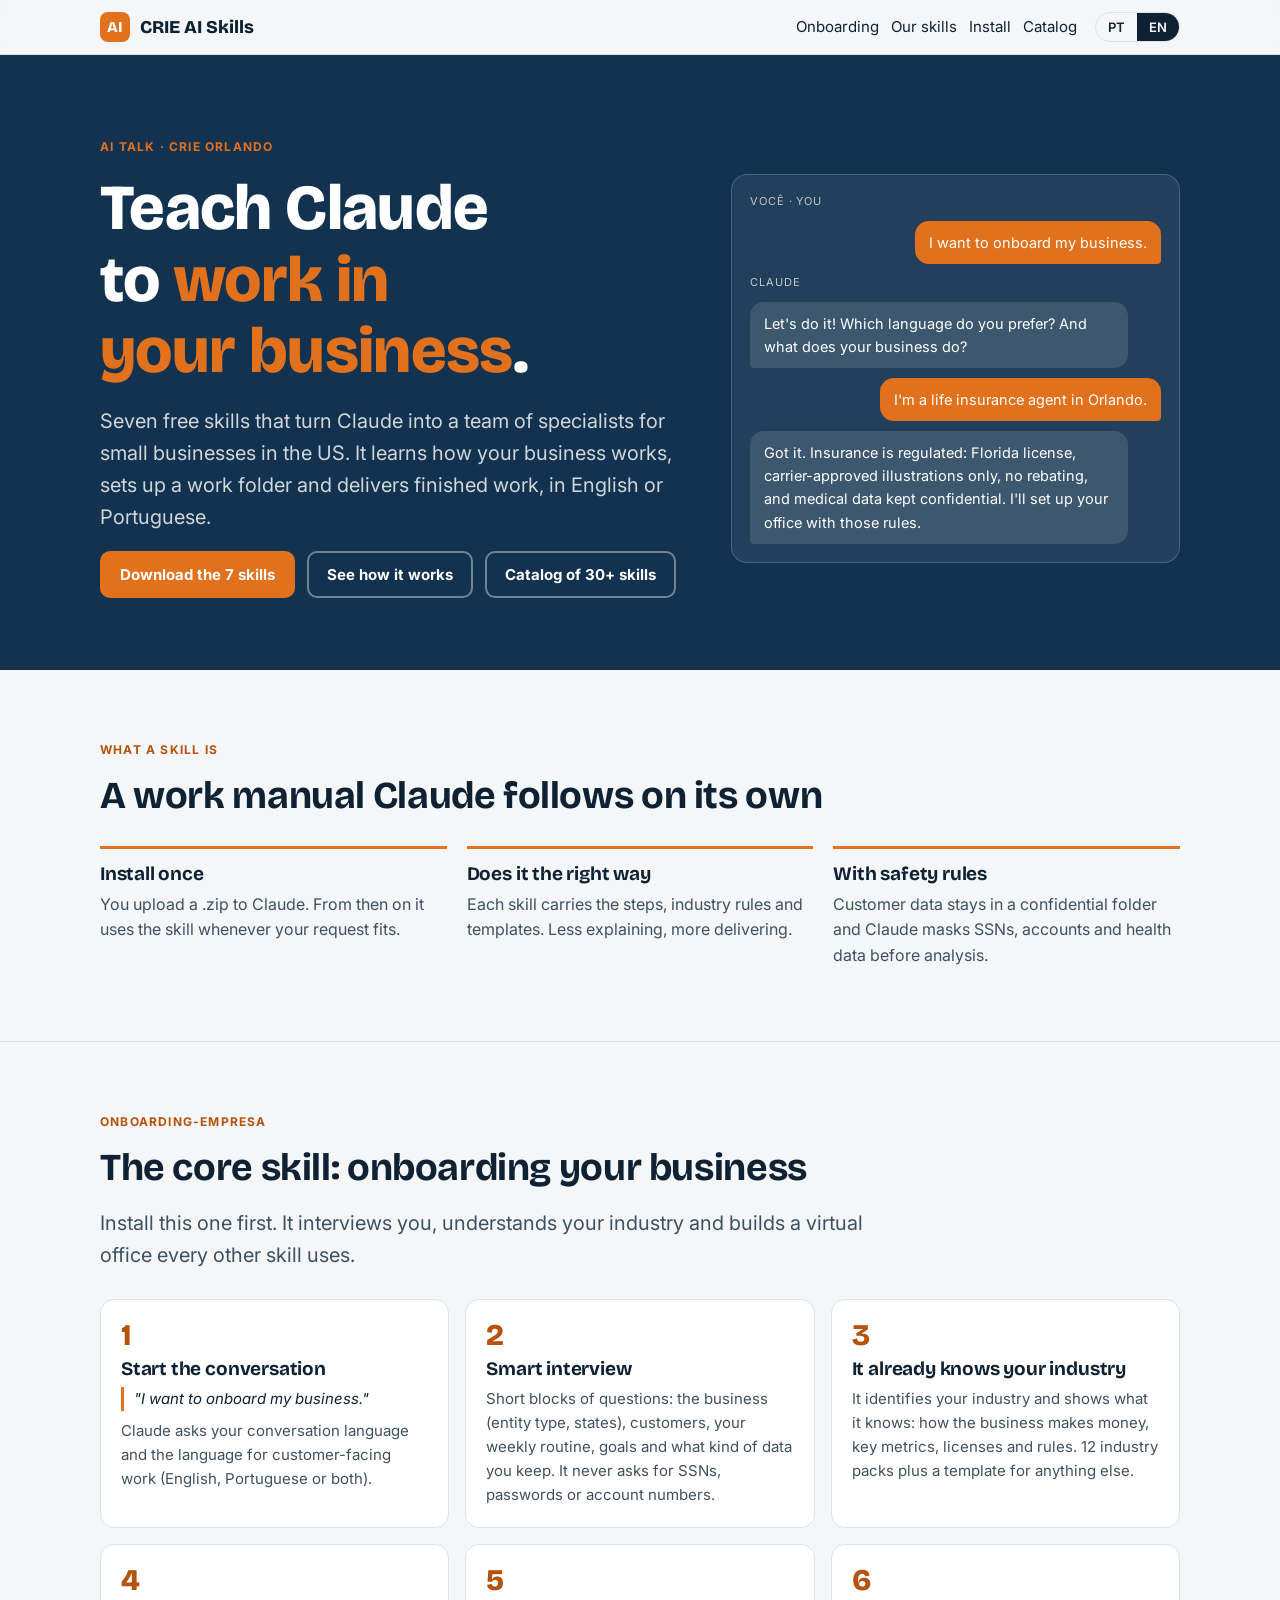
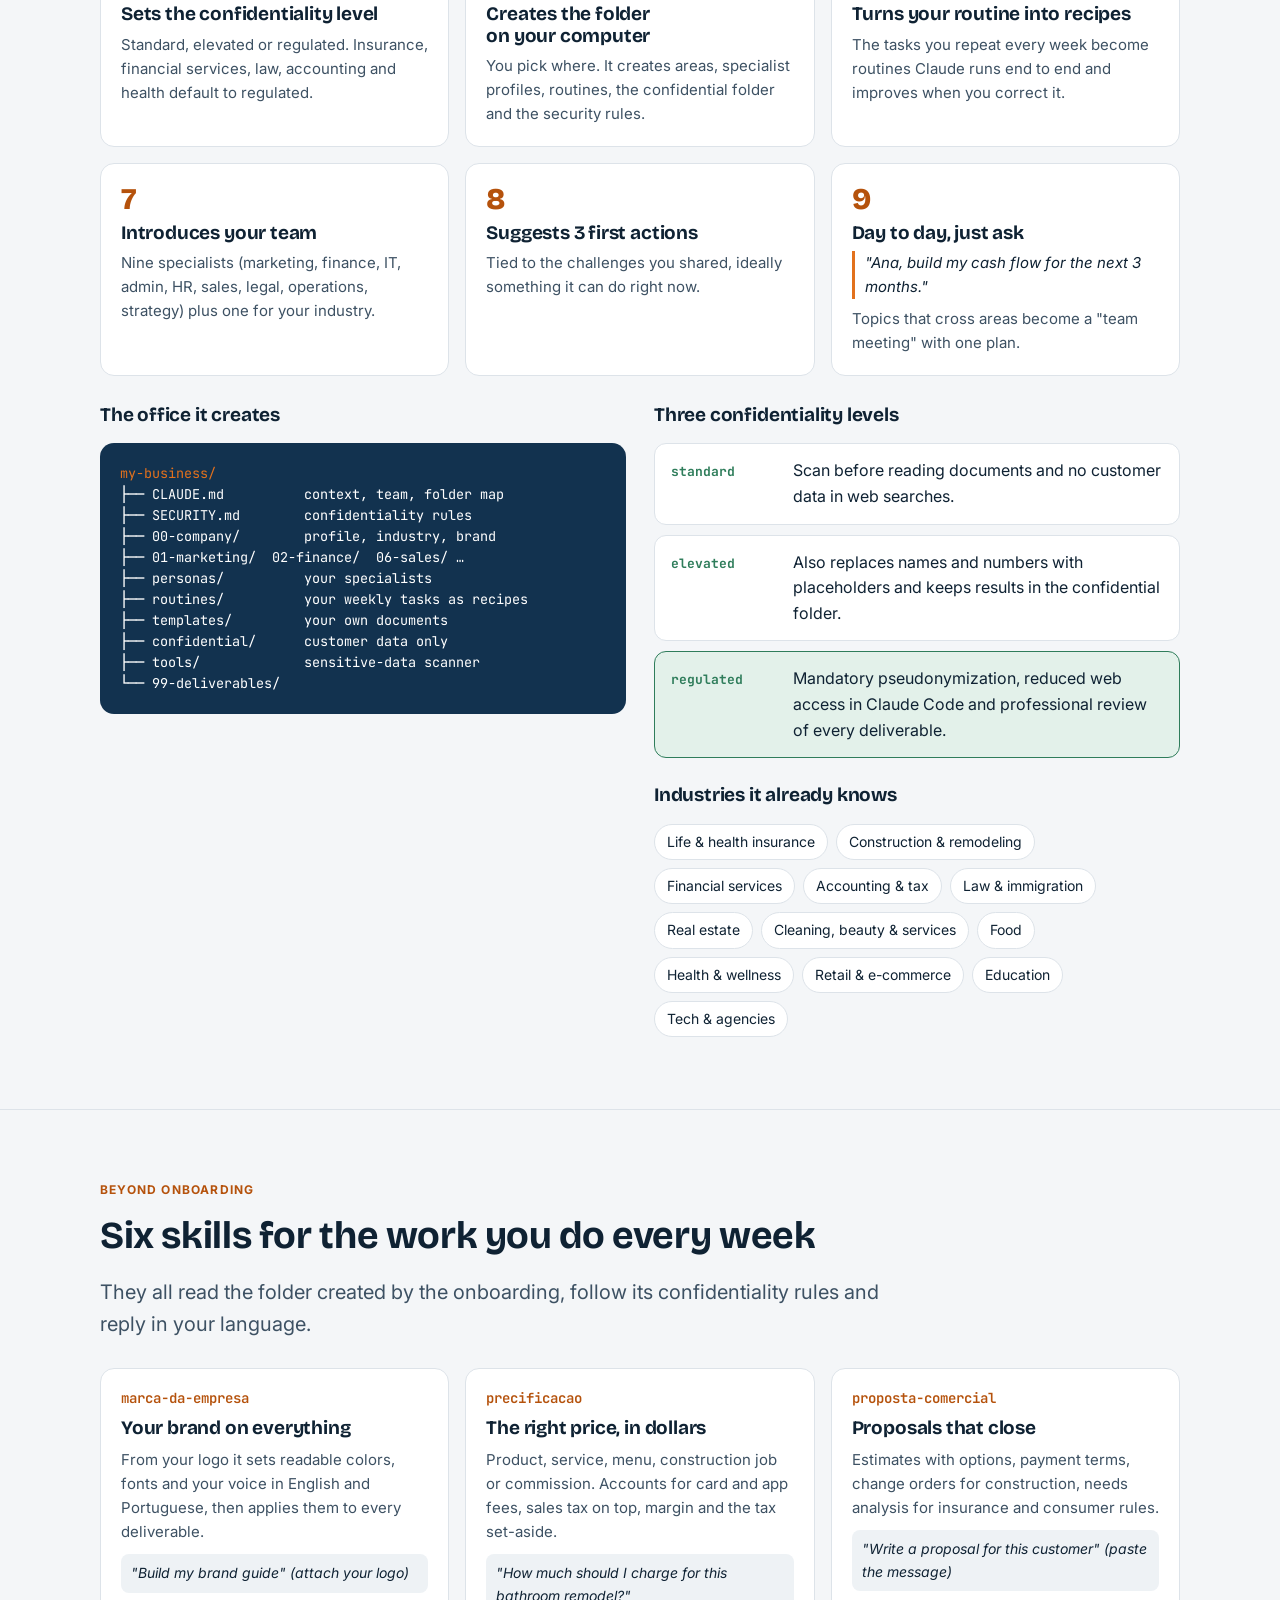
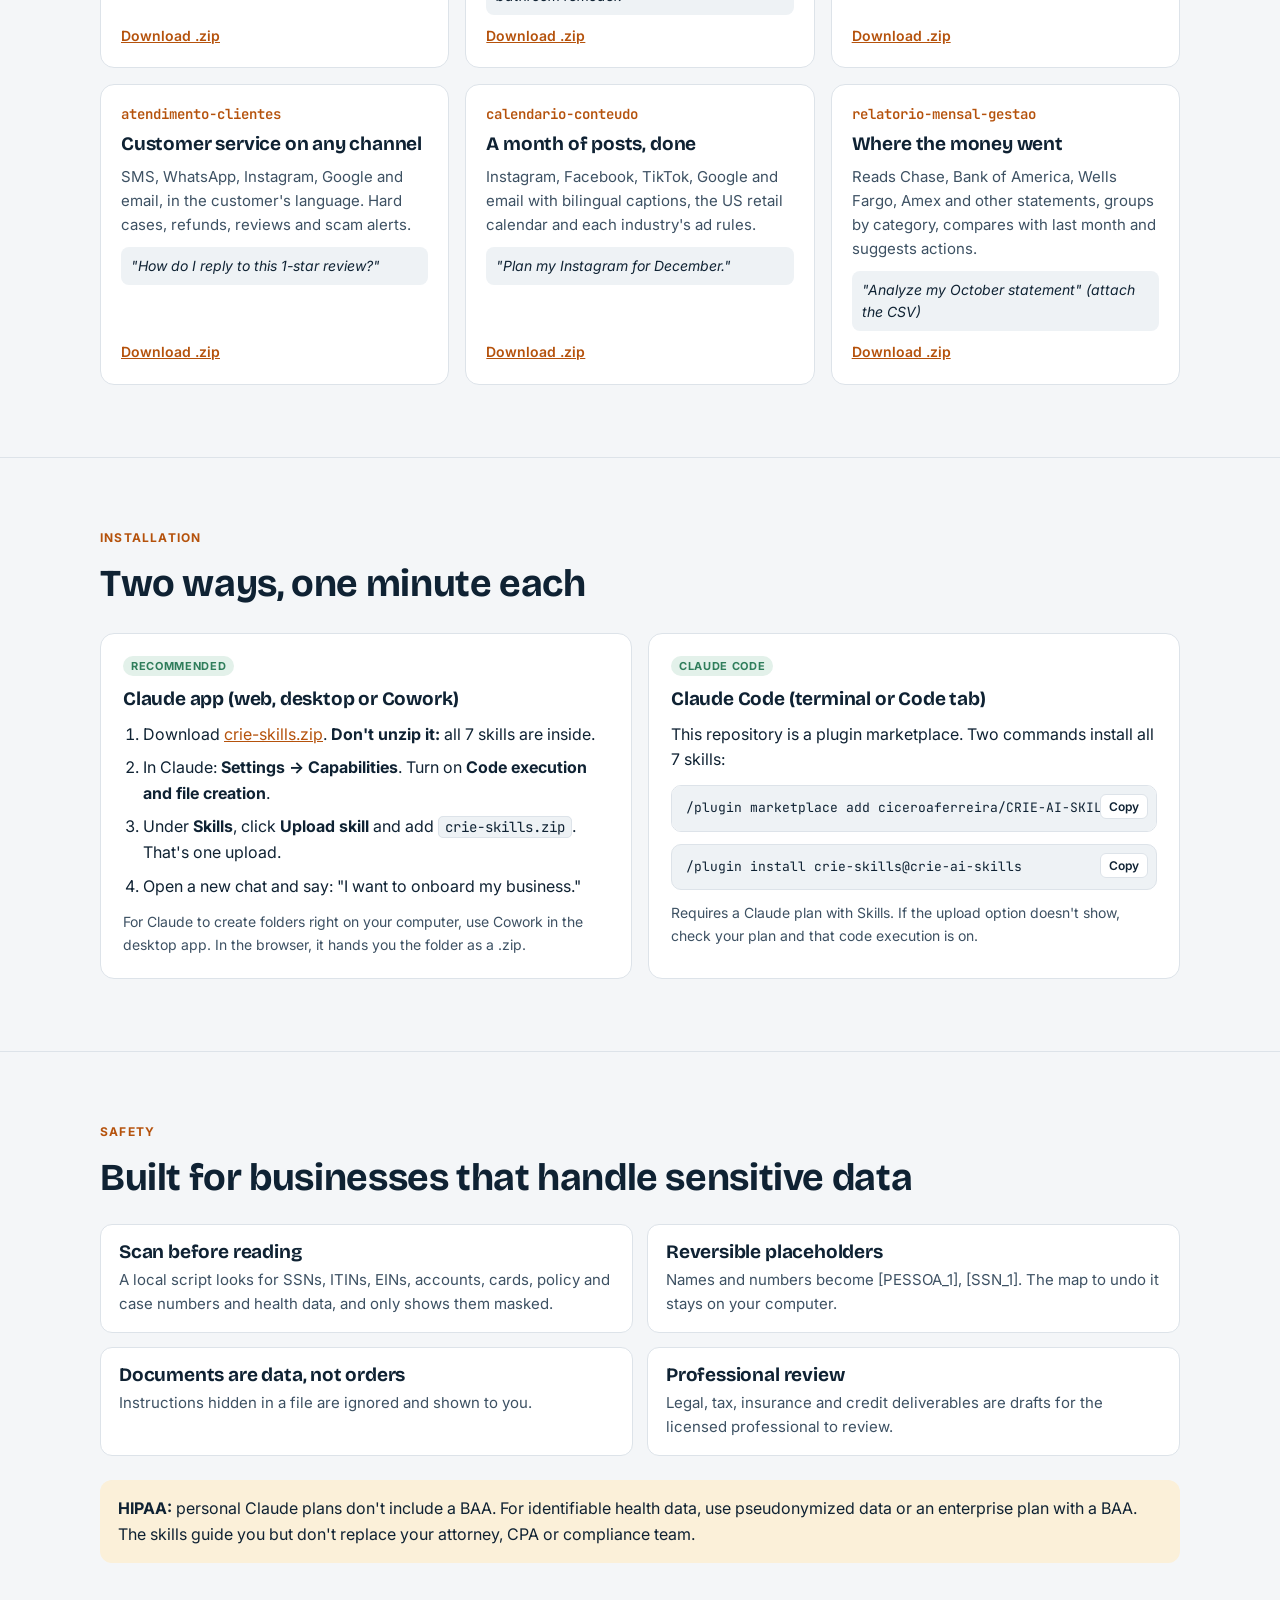
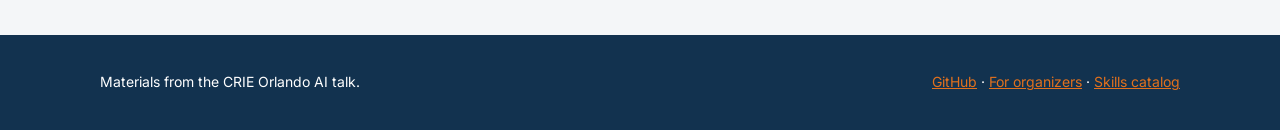
<file: docs/index.html>
<!doctype html>
<html lang="pt-BR" data-lang="pt">
<head>
<meta charset="utf-8">
<meta name="viewport" content="width=device-width, initial-scale=1, viewport-fit=cover">
<title>CRIE AI Skills</title>
<meta name="description" content="Skills do Claude para pequenas empresas nos EUA: onboarding, marca, preço, propostas, atendimento, conteúdo e relatório mensal. Claude skills for US small businesses, in Portuguese and English.">
<link rel="preconnect" href="https://fonts.googleapis.com">
<link rel="stylesheet" href="https://fonts.googleapis.com/css2?family=Bricolage+Grotesque:wght@600;700;800&family=Inter:wght@400;500;600;700&family=JetBrains+Mono:wght@400;600&display=swap">
<link rel="stylesheet" href="assets/site.css">
<script src="assets/site.js" defer></script>
</head>
<body>

<header class="top">
  <div class="wrap">
    <a class="brand" href="./"><span class="mark" aria-hidden="true">AI</span>CRIE AI Skills</a>
    <nav class="nav" aria-label="Principal">
      <span class="links">
        <a href="#onboarding"><span lang="pt">Onboarding</span><span lang="en">Onboarding</span></a>&nbsp;&nbsp;
        <a href="#skills"><span lang="pt">Nossas skills</span><span lang="en">Our skills</span></a>&nbsp;&nbsp;
        <a href="#instalar"><span lang="pt">Instalar</span><span lang="en">Install</span></a>&nbsp;&nbsp;
        <a href="catalogo.html"><span lang="pt">Catálogo</span><span lang="en">Catalog</span></a>
      </span>
      <span class="langbar" role="group" aria-label="Idioma / Language">
        <button type="button" data-lang="pt" aria-pressed="true">PT</button>
        <button type="button" data-lang="en" aria-pressed="false">EN</button>
      </span>
    </nav>
  </div>
</header>

<section class="hero">
  <div class="wrap">
    <div class="stack">
      <span class="eyebrow" style="color: var(--citrus)"><span lang="pt">Palestra de IA · CRIE Orlando</span><span lang="en">AI talk · CRIE Orlando</span></span>
      <h1><span lang="pt">Ensine o Claude a <span class="hl">trabalhar na sua empresa</span>.</span><span lang="en">Teach Claude to <span class="hl">work in your business</span>.</span></h1>
      <p class="lede"><span lang="pt">Sete skills gratuitas que transformam o Claude em um time de especialistas para pequenas empresas nos EUA. Ele aprende como o seu negócio funciona, organiza uma pasta de trabalho e entrega o serviço pronto, em português ou inglês.</span><span lang="en">Seven free skills that turn Claude into a team of specialists for small businesses in the US. It learns how your business works, sets up a work folder and delivers finished work, in English or Portuguese.</span></p>
      <div class="cta">
        <a class="btn btn-primary" href="downloads/crie-skills.zip"><span lang="pt">Baixar as 7 skills</span><span lang="en">Download the 7 skills</span></a>
        <a class="btn btn-ghost" href="#onboarding"><span lang="pt">Ver como funciona</span><span lang="en">See how it works</span></a>
        <a class="btn btn-ghost" href="catalogo.html"><span lang="pt">Catálogo com 30+ skills</span><span lang="en">Catalog of 30+ skills</span></a>
      </div>
    </div>
    <div class="chat" aria-label="Exemplo de conversa / Sample conversation">
      <span class="who">Você · You</span>
      <div class="bubble user"><span lang="pt">Quero fazer o onboarding da minha empresa.</span><span lang="en">I want to onboard my business.</span></div>
      <span class="who">Claude</span>
      <div class="bubble bot"><span lang="pt">Vamos lá! Em que idioma prefere conversar? E o que a sua empresa faz?</span><span lang="en">Let's do it! Which language do you prefer? And what does your business do?</span></div>
      <div class="bubble user"><span lang="pt">Sou corretora de seguro de vida em Orlando.</span><span lang="en">I'm a life insurance agent in Orlando.</span></div>
      <div class="bubble bot"><span lang="pt">Entendi. Seguro é setor regulado: licença na Flórida, ilustrações só da seguradora, nada de rebating e dados médicos sob sigilo. Vou montar seu escritório com essas regras.</span><span lang="en">Got it. Insurance is regulated: Florida license, carrier-approved illustrations only, no rebating, and medical data kept confidential. I'll set up your office with those rules.</span></div>
    </div>
  </div>
</section>

<section class="band">
  <div class="wrap stack" style="gap: 28px">
    <div class="stack">
      <span class="eyebrow"><span lang="pt">O que é uma skill</span><span lang="en">What a skill is</span></span>
      <h2><span lang="pt">Um manual de trabalho que o Claude segue sozinho</span><span lang="en">A work manual Claude follows on its own</span></h2>
    </div>
    <div class="trio">
      <div><h3><span lang="pt">Instala uma vez</span><span lang="en">Install once</span></h3><p><span lang="pt">Você envia um arquivo .zip para o Claude. A partir daí ele usa a skill sempre que o pedido combinar.</span><span lang="en">You upload a .zip to Claude. From then on it uses the skill whenever your request fits.</span></p></div>
      <div><h3><span lang="pt">Faz do jeito certo</span><span lang="en">Does it the right way</span></h3><p><span lang="pt">Cada skill traz o passo a passo, as regras do setor e modelos prontos. Menos explicação, mais entrega.</span><span lang="en">Each skill carries the steps, industry rules and templates. Less explaining, more delivering.</span></p></div>
      <div><h3><span lang="pt">Com regras de segurança</span><span lang="en">With safety rules</span></h3><p><span lang="pt">Dados de clientes ficam numa pasta confidencial e o Claude mascara SSN, contas e dados de saúde antes de analisar.</span><span lang="en">Customer data stays in a confidential folder and Claude masks SSNs, accounts and health data before analysis.</span></p></div>
    </div>
  </div>
</section>

<section class="band" id="onboarding">
  <div class="wrap stack" style="gap: 28px">
    <div class="stack">
      <span class="eyebrow">onboarding-empresa</span>
      <h2><span lang="pt">A skill principal: o onboarding da sua empresa</span><span lang="en">The core skill: onboarding your business</span></h2>
      <p class="lede"><span lang="pt">Instale esta primeiro. Ela entrevista você, entende o seu setor e monta um escritório virtual que todas as outras skills usam.</span><span lang="en">Install this one first. It interviews you, understands your industry and builds a virtual office every other skill uses.</span></p>
    </div>
    <ol class="steps">
      <li><h3><span lang="pt">Comece a conversa</span><span lang="en">Start the conversation</span></h3><p class="say"><span lang="pt">"Quero fazer o onboarding da minha empresa."</span><span lang="en">"I want to onboard my business."</span></p><p><span lang="pt">O Claude pergunta o idioma da conversa e o idioma das entregas para clientes (inglês, português ou os dois).</span><span lang="en">Claude asks your conversation language and the language for customer-facing work (English, Portuguese or both).</span></p></li>
      <li><h3><span lang="pt">Entrevista inteligente</span><span lang="en">Smart interview</span></h3><p><span lang="pt">Perguntas em blocos curtos: a empresa (tipo de entidade, estados onde atua), os clientes, a sua rotina, os objetivos e que tipo de dado você guarda. Nunca pede SSN, senhas ou contas.</span><span lang="en">Short blocks of questions: the business (entity type, states), customers, your weekly routine, goals and what kind of data you keep. It never asks for SSNs, passwords or account numbers.</span></p></li>
      <li><h3><span lang="pt">Ele já conhece o seu setor</span><span lang="en">It already knows your industry</span></h3><p><span lang="pt">Identifica o ramo e mostra o que sabe: como o negócio ganha dinheiro, indicadores, licenças e regras. São 12 pacotes de setor e um modelo para qualquer outro.</span><span lang="en">It identifies your industry and shows what it knows: how the business makes money, key metrics, licenses and rules. 12 industry packs plus a template for anything else.</span></p></li>
      <li><h3><span lang="pt">Define o nível de sigilo</span><span lang="en">Sets the confidentiality level</span></h3><p><span lang="pt">Padrão, elevado ou regulado. Seguros, financeiras, advocacia, contabilidade e saúde entram como regulado.</span><span lang="en">Standard, elevated or regulated. Insurance, financial services, law, accounting and health default to regulated.</span></p></li>
      <li><h3><span lang="pt">Cria a pasta no seu computador</span><span lang="en">Creates the folder on your computer</span></h3><p><span lang="pt">Você escolhe onde. Ele cria as áreas, as fichas dos especialistas, as rotinas, a pasta confidencial e as regras de segurança.</span><span lang="en">You pick where. It creates areas, specialist profiles, routines, the confidential folder and the security rules.</span></p></li>
      <li><h3><span lang="pt">Transforma sua rotina em receitas</span><span lang="en">Turns your routine into recipes</span></h3><p><span lang="pt">As tarefas que você repete toda semana viram rotinas que o Claude executa de ponta a ponta e melhora quando você corrige.</span><span lang="en">The tasks you repeat every week become routines Claude runs end to end and improves when you correct it.</span></p></li>
      <li><h3><span lang="pt">Apresenta o seu time</span><span lang="en">Introduces your team</span></h3><p><span lang="pt">Nove especialistas (marketing, finanças, TI, administrativo, RH, vendas, jurídico, operações, estratégia) mais um do seu setor.</span><span lang="en">Nine specialists (marketing, finance, IT, admin, HR, sales, legal, operations, strategy) plus one for your industry.</span></p></li>
      <li><h3><span lang="pt">Sugere as 3 primeiras ações</span><span lang="en">Suggests 3 first actions</span></h3><p><span lang="pt">Ligadas aos desafios que você contou, e de preferência algo que ele já pode fazer agora.</span><span lang="en">Tied to the challenges you shared, ideally something it can do right now.</span></p></li>
      <li><h3><span lang="pt">No dia a dia, é só chamar</span><span lang="en">Day to day, just ask</span></h3><p class="say"><span lang="pt">"Ana, monte meu fluxo de caixa dos próximos 3 meses."</span><span lang="en">"Ana, build my cash flow for the next 3 months."</span></p><p><span lang="pt">Assunto que envolve várias áreas vira uma "reunião de time" com um plano único.</span><span lang="en">Topics that cross areas become a "team meeting" with one plan.</span></p></li>
    </ol>

    <div class="split">
      <div class="stack">
        <h3><span lang="pt">O escritório que ele cria</span><span lang="en">The office it creates</span></h3>
<pre class="tree" lang="en"><span class="c">my-business/</span>
├── CLAUDE.md          context, team, folder map
├── SECURITY.md        confidentiality rules
├── 00-company/        profile, industry, brand
├── 01-marketing/  02-finance/  06-sales/ …
├── personas/          your specialists
├── routines/          your weekly tasks as recipes
├── templates/         your own documents
├── confidential/      customer data only
├── tools/             sensitive-data scanner
└── 99-deliverables/</pre>
<pre class="tree" lang="pt"><span class="c">minha-empresa/</span>
├── CLAUDE.md          contexto, time, mapa de pastas
├── SEGURANCA.md       regras de sigilo
├── 00-empresa/        perfil, setor, marca
├── 01-marketing/  02-financas/  06-comercial/ …
├── personas/          seus especialistas
├── rotinas/           suas tarefas da semana
├── modelos/           seus documentos
├── confidencial/      só dados de clientes
├── ferramentas/       detector de dados sensíveis
└── 99-entregas/</pre>
      </div>
      <div class="stack">
        <h3><span lang="pt">Três níveis de sigilo</span><span lang="en">Three confidentiality levels</span></h3>
        <div class="levels">
          <div class="level"><b>standard</b><span><span lang="pt">Varredura antes de ler documentos e nada de dados de clientes em buscas na web.</span><span lang="en">Scan before reading documents and no customer data in web searches.</span></span></div>
          <div class="level"><b>elevated</b><span><span lang="pt">Também troca nomes e números por marcadores e guarda resultados na pasta confidencial.</span><span lang="en">Also replaces names and numbers with placeholders and keeps results in the confidential folder.</span></span></div>
          <div class="level reg"><b>regulated</b><span><span lang="pt">Pseudonimização obrigatória, acesso à web reduzido no Claude Code e revisão profissional de toda entrega.</span><span lang="en">Mandatory pseudonymization, reduced web access in Claude Code and professional review of every deliverable.</span></span></div>
        </div>
        <h3 style="margin-top: 8px"><span lang="pt">Setores que ele já conhece</span><span lang="en">Industries it already knows</span></h3>
        <div class="chips">
          <span class="chip"><span lang="pt">Seguro de vida e saúde</span><span lang="en">Life &amp; health insurance</span></span>
          <span class="chip"><span lang="pt">Construção e reformas</span><span lang="en">Construction &amp; remodeling</span></span>
          <span class="chip"><span lang="pt">Serviços financeiros</span><span lang="en">Financial services</span></span>
          <span class="chip"><span lang="pt">Contabilidade e impostos</span><span lang="en">Accounting &amp; tax</span></span>
          <span class="chip"><span lang="pt">Advocacia e imigração</span><span lang="en">Law &amp; immigration</span></span>
          <span class="chip"><span lang="pt">Imóveis</span><span lang="en">Real estate</span></span>
          <span class="chip"><span lang="pt">Limpeza, beleza e serviços</span><span lang="en">Cleaning, beauty &amp; services</span></span>
          <span class="chip"><span lang="pt">Alimentação</span><span lang="en">Food</span></span>
          <span class="chip"><span lang="pt">Saúde e bem-estar</span><span lang="en">Health &amp; wellness</span></span>
          <span class="chip"><span lang="pt">Varejo e e-commerce</span><span lang="en">Retail &amp; e-commerce</span></span>
          <span class="chip"><span lang="pt">Educação</span><span lang="en">Education</span></span>
          <span class="chip"><span lang="pt">Tecnologia e agências</span><span lang="en">Tech &amp; agencies</span></span>
        </div>
      </div>
    </div>
  </div>
</section>

<section class="band" id="skills">
  <div class="wrap stack" style="gap: 28px">
    <div class="stack">
      <span class="eyebrow"><span lang="pt">Além do onboarding</span><span lang="en">Beyond onboarding</span></span>
      <h2><span lang="pt">Seis skills para o trabalho de toda semana</span><span lang="en">Six skills for the work you do every week</span></h2>
      <p class="lede"><span lang="pt">Todas leem a pasta criada pelo onboarding, seguem as regras de sigilo e respondem no seu idioma.</span><span lang="en">They all read the folder created by the onboarding, follow its confidentiality rules and reply in your language.</span></p>
    </div>
    <div class="cards">
      <article class="card">
        <span class="name">marca-da-empresa</span>
        <h3><span lang="pt">Sua marca em tudo</span><span lang="en">Your brand on everything</span></h3>
        <p><span lang="pt">A partir do seu logo, define cores com contraste legível, fontes e o tom de voz em inglês e português, e aplica em cada entrega.</span><span lang="en">From your logo it sets readable colors, fonts and your voice in English and Portuguese, then applies them to every deliverable.</span></p>
        <p class="ex"><span lang="pt">"Monte o manual da minha marca" (envie o logo)</span><span lang="en">"Build my brand guide" (attach your logo)</span></p>
        <a class="dl" href="downloads/marca-da-empresa.zip"><span lang="pt">Baixar .zip</span><span lang="en">Download .zip</span></a>
      </article>
      <article class="card">
        <span class="name">precificacao</span>
        <h3><span lang="pt">O preço certo, em dólar</span><span lang="en">The right price, in dollars</span></h3>
        <p><span lang="pt">Produto, serviço, cardápio, obra ou comissão. Considera taxas de cartão e apps, sales tax por fora, margem e quanto separar para impostos.</span><span lang="en">Product, service, menu, construction job or commission. Accounts for card and app fees, sales tax on top, margin and the tax set-aside.</span></p>
        <p class="ex"><span lang="pt">"Quanto cobro por essa reforma de banheiro?"</span><span lang="en">"How much should I charge for this bathroom remodel?"</span></p>
        <a class="dl" href="downloads/precificacao.zip"><span lang="pt">Baixar .zip</span><span lang="en">Download .zip</span></a>
      </article>
      <article class="card">
        <span class="name">proposta-comercial</span>
        <h3><span lang="pt">Propostas que fecham</span><span lang="en">Proposals that close</span></h3>
        <p><span lang="pt">Orçamentos com opções, termos de pagamento, ordens de alteração para obras, análise de necessidades para seguros e regras de consumidor.</span><span lang="en">Estimates with options, payment terms, change orders for construction, needs analysis for insurance and consumer rules.</span></p>
        <p class="ex"><span lang="pt">"Faça a proposta para este cliente" (cole a mensagem)</span><span lang="en">"Write a proposal for this customer" (paste the message)</span></p>
        <a class="dl" href="downloads/proposta-comercial.zip"><span lang="pt">Baixar .zip</span><span lang="en">Download .zip</span></a>
      </article>
      <article class="card">
        <span class="name">atendimento-clientes</span>
        <h3><span lang="pt">Atendimento em qualquer canal</span><span lang="en">Customer service on any channel</span></h3>
        <p><span lang="pt">SMS, WhatsApp, Instagram, Google e e-mail, no idioma do cliente. Casos difíceis, reembolsos, avaliações e alertas de golpe.</span><span lang="en">SMS, WhatsApp, Instagram, Google and email, in the customer's language. Hard cases, refunds, reviews and scam alerts.</span></p>
        <p class="ex"><span lang="pt">"Como respondo esta avaliação de 1 estrela?"</span><span lang="en">"How do I reply to this 1-star review?"</span></p>
        <a class="dl" href="downloads/atendimento-clientes.zip"><span lang="pt">Baixar .zip</span><span lang="en">Download .zip</span></a>
      </article>
      <article class="card">
        <span class="name">calendario-conteudo</span>
        <h3><span lang="pt">O mês de posts pronto</span><span lang="en">A month of posts, done</span></h3>
        <p><span lang="pt">Instagram, Facebook, TikTok, Google e e-mail com legendas bilíngues, datas do varejo americano e regras de publicidade de cada setor.</span><span lang="en">Instagram, Facebook, TikTok, Google and email with bilingual captions, the US retail calendar and each industry's ad rules.</span></p>
        <p class="ex"><span lang="pt">"Planeje meu Instagram de dezembro."</span><span lang="en">"Plan my Instagram for December."</span></p>
        <a class="dl" href="downloads/calendario-conteudo.zip"><span lang="pt">Baixar .zip</span><span lang="en">Download .zip</span></a>
      </article>
      <article class="card">
        <span class="name">relatorio-mensal-gestao</span>
        <h3><span lang="pt">Para onde foi o dinheiro</span><span lang="en">Where the money went</span></h3>
        <p><span lang="pt">Lê o extrato do Chase, Bank of America, Wells Fargo, Amex e outros, separa por categoria, compara com o mês anterior e sugere ações.</span><span lang="en">Reads Chase, Bank of America, Wells Fargo, Amex and other statements, groups by category, compares with last month and suggests actions.</span></p>
        <p class="ex"><span lang="pt">"Analise meu extrato de outubro" (envie o CSV)</span><span lang="en">"Analyze my October statement" (attach the CSV)</span></p>
        <a class="dl" href="downloads/relatorio-mensal-gestao.zip"><span lang="pt">Baixar .zip</span><span lang="en">Download .zip</span></a>
      </article>
    </div>
  </div>
</section>

<section class="band" id="instalar">
  <div class="wrap stack" style="gap: 28px">
    <div class="stack">
      <span class="eyebrow"><span lang="pt">Instalação</span><span lang="en">Installation</span></span>
      <h2><span lang="pt">Dois caminhos, um minuto cada</span><span lang="en">Two ways, one minute each</span></h2>
    </div>
    <div class="install">
      <div class="panel">
        <span class="badge"><span lang="pt">Recomendado</span><span lang="en">Recommended</span></span>
        <h3><span lang="pt">App do Claude (site, desktop ou Cowork)</span><span lang="en">Claude app (web, desktop or Cowork)</span></h3>
        <ol>
          <li><span lang="pt">Baixe o <a href="downloads/crie-skills.zip">crie-skills.zip</a>. <b>Não descompacte:</b> as 7 skills estão dentro dele.</span><span lang="en">Download <a href="downloads/crie-skills.zip">crie-skills.zip</a>. <b>Don't unzip it:</b> all 7 skills are inside.</span></li>
          <li><span lang="pt">No Claude: <b>Configurações → Capacidades</b>. Ative <b>Execução de código e criação de arquivos</b>.</span><span lang="en">In Claude: <b>Settings → Capabilities</b>. Turn on <b>Code execution and file creation</b>.</span></li>
          <li><span lang="pt">Em <b>Skills</b>, clique em <b>Fazer upload</b> e envie o <code>crie-skills.zip</code>. É um upload só.</span><span lang="en">Under <b>Skills</b>, click <b>Upload skill</b> and add <code>crie-skills.zip</code>. That's one upload.</span></li>
          <li><span lang="pt">Abra uma conversa nova e diga: "Quero fazer o onboarding da minha empresa."</span><span lang="en">Open a new chat and say: "I want to onboard my business."</span></li>
        </ol>
        <p class="muted" style="font-size: 14px"><span lang="pt">Para o Claude criar as pastas direto no seu computador, use o Cowork no app desktop. No navegador, ele entrega a pasta em .zip.</span><span lang="en">For Claude to create folders right on your computer, use Cowork in the desktop app. In the browser, it hands you the folder as a .zip.</span></p>
      </div>
      <div class="panel">
        <span class="badge">Claude Code</span>
        <h3><span lang="pt">Claude Code (terminal ou aba Code)</span><span lang="en">Claude Code (terminal or Code tab)</span></h3>
        <p><span lang="pt">Este repositório é um marketplace de plugins. Dois comandos instalam as 7 skills:</span><span lang="en">This repository is a plugin marketplace. Two commands install all 7 skills:</span></p>
        <div class="cmd"><span class="t">/plugin marketplace add ciceroaferreira/CRIE-AI-SKILLS</span><button type="button" class="copy">Copiar</button></div>
        <div class="cmd"><span class="t">/plugin install crie-skills@crie-ai-skills</span><button type="button" class="copy">Copiar</button></div>
        <p class="muted" style="font-size: 14px"><span lang="pt">Precisa de um plano do Claude com Skills. Se a opção de upload não aparecer, confira o plano e se a execução de código está ligada.</span><span lang="en">Requires a Claude plan with Skills. If the upload option doesn't show, check your plan and that code execution is on.</span></p>
      </div>
    </div>
  </div>
</section>

<section class="band" id="seguranca">
  <div class="wrap stack" style="gap: 24px">
    <div class="stack">
      <span class="eyebrow"><span lang="pt">Segurança</span><span lang="en">Safety</span></span>
      <h2><span lang="pt">Feitas para quem lida com dados sensíveis</span><span lang="en">Built for businesses that handle sensitive data</span></h2>
    </div>
    <div class="rules">
      <div class="rule"><h3><span lang="pt">Varredura antes de ler</span><span lang="en">Scan before reading</span></h3><p><span lang="pt">Um script local procura SSN, ITIN, EIN, contas, cartões, números de apólice, processos e dados de saúde, e mostra tudo mascarado.</span><span lang="en">A local script looks for SSNs, ITINs, EINs, accounts, cards, policy and case numbers and health data, and only shows them masked.</span></p></div>
      <div class="rule"><h3><span lang="pt">Marcadores reversíveis</span><span lang="en">Reversible placeholders</span></h3><p><span lang="pt">Nomes e números viram [PESSOA_1], [SSN_1]. O mapa para desfazer fica só no seu computador.</span><span lang="en">Names and numbers become [PESSOA_1], [SSN_1]. The map to undo it stays on your computer.</span></p></div>
      <div class="rule"><h3><span lang="pt">Documentos são dados, não ordens</span><span lang="en">Documents are data, not orders</span></h3><p><span lang="pt">Instruções escondidas num arquivo são ignoradas e mostradas a você.</span><span lang="en">Instructions hidden in a file are ignored and shown to you.</span></p></div>
      <div class="rule"><h3><span lang="pt">Revisão profissional</span><span lang="en">Professional review</span></h3><p><span lang="pt">Entregas jurídicas, fiscais, de seguros e de crédito são rascunhos para o profissional licenciado revisar.</span><span lang="en">Legal, tax, insurance and credit deliverables are drafts for the licensed professional to review.</span></p></div>
    </div>
    <p class="callout"><span lang="pt"><b>HIPAA:</b> os planos pessoais do Claude não incluem BAA. Para dados de saúde identificáveis, use dados pseudonimizados ou um plano empresarial com BAA. As skills orientam, mas não substituem advogado, contador ou a área de conformidade.</span><span lang="en"><b>HIPAA:</b> personal Claude plans don't include a BAA. For identifiable health data, use pseudonymized data or an enterprise plan with a BAA. The skills guide you but don't replace your attorney, CPA or compliance team.</span></p>
  </div>
</section>

<footer>
  <div class="wrap">
    <span><span lang="pt">Material da palestra de IA do CRIE Orlando.</span><span lang="en">Materials from the CRIE Orlando AI talk.</span></span>
    <span><a href="https://github.com/ciceroaferreira/CRIE-AI-SKILLS">GitHub</a> · <a href="organizacao.html"><span lang="pt">Para a organização</span><span lang="en">For organizers</span></a> · <a href="catalogo.html"><span lang="pt">Catálogo de skills</span><span lang="en">Skills catalog</span></a></span>
  </div>
</footer>
</body>
</html>
</file>
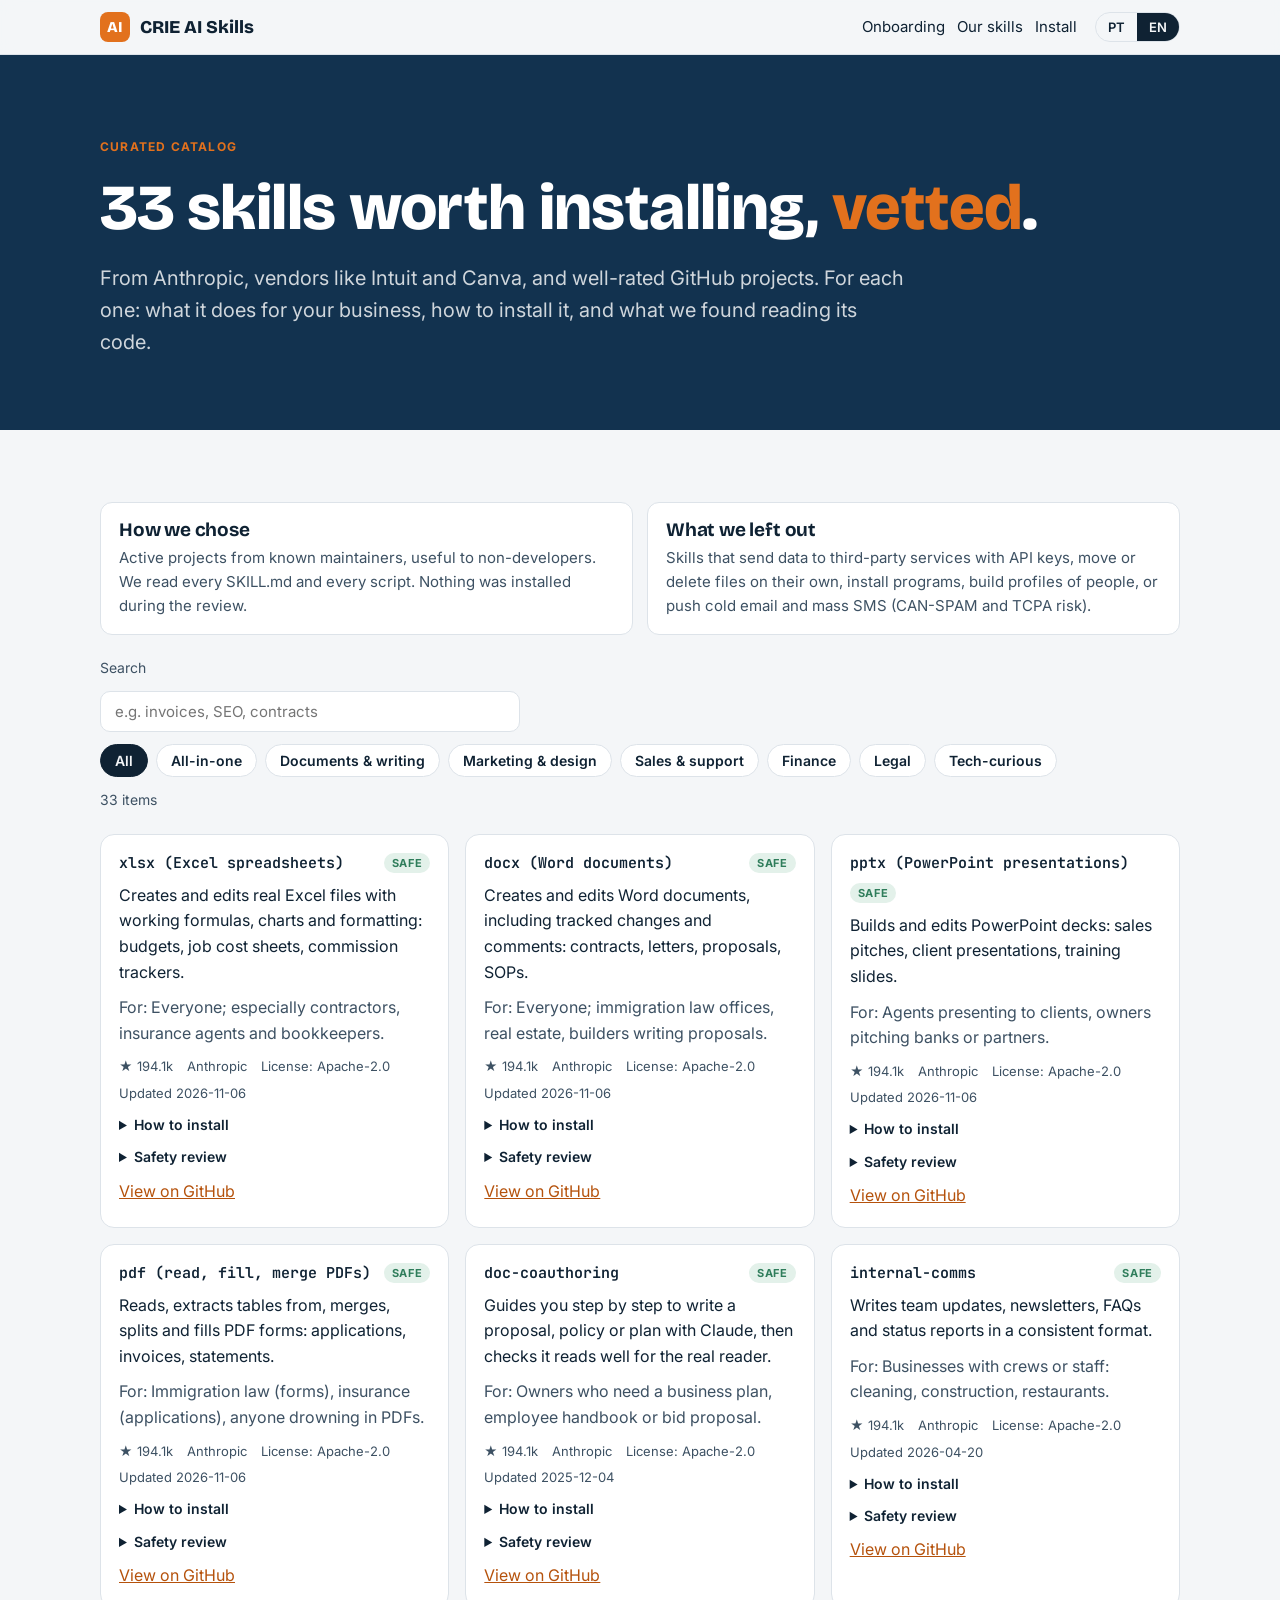
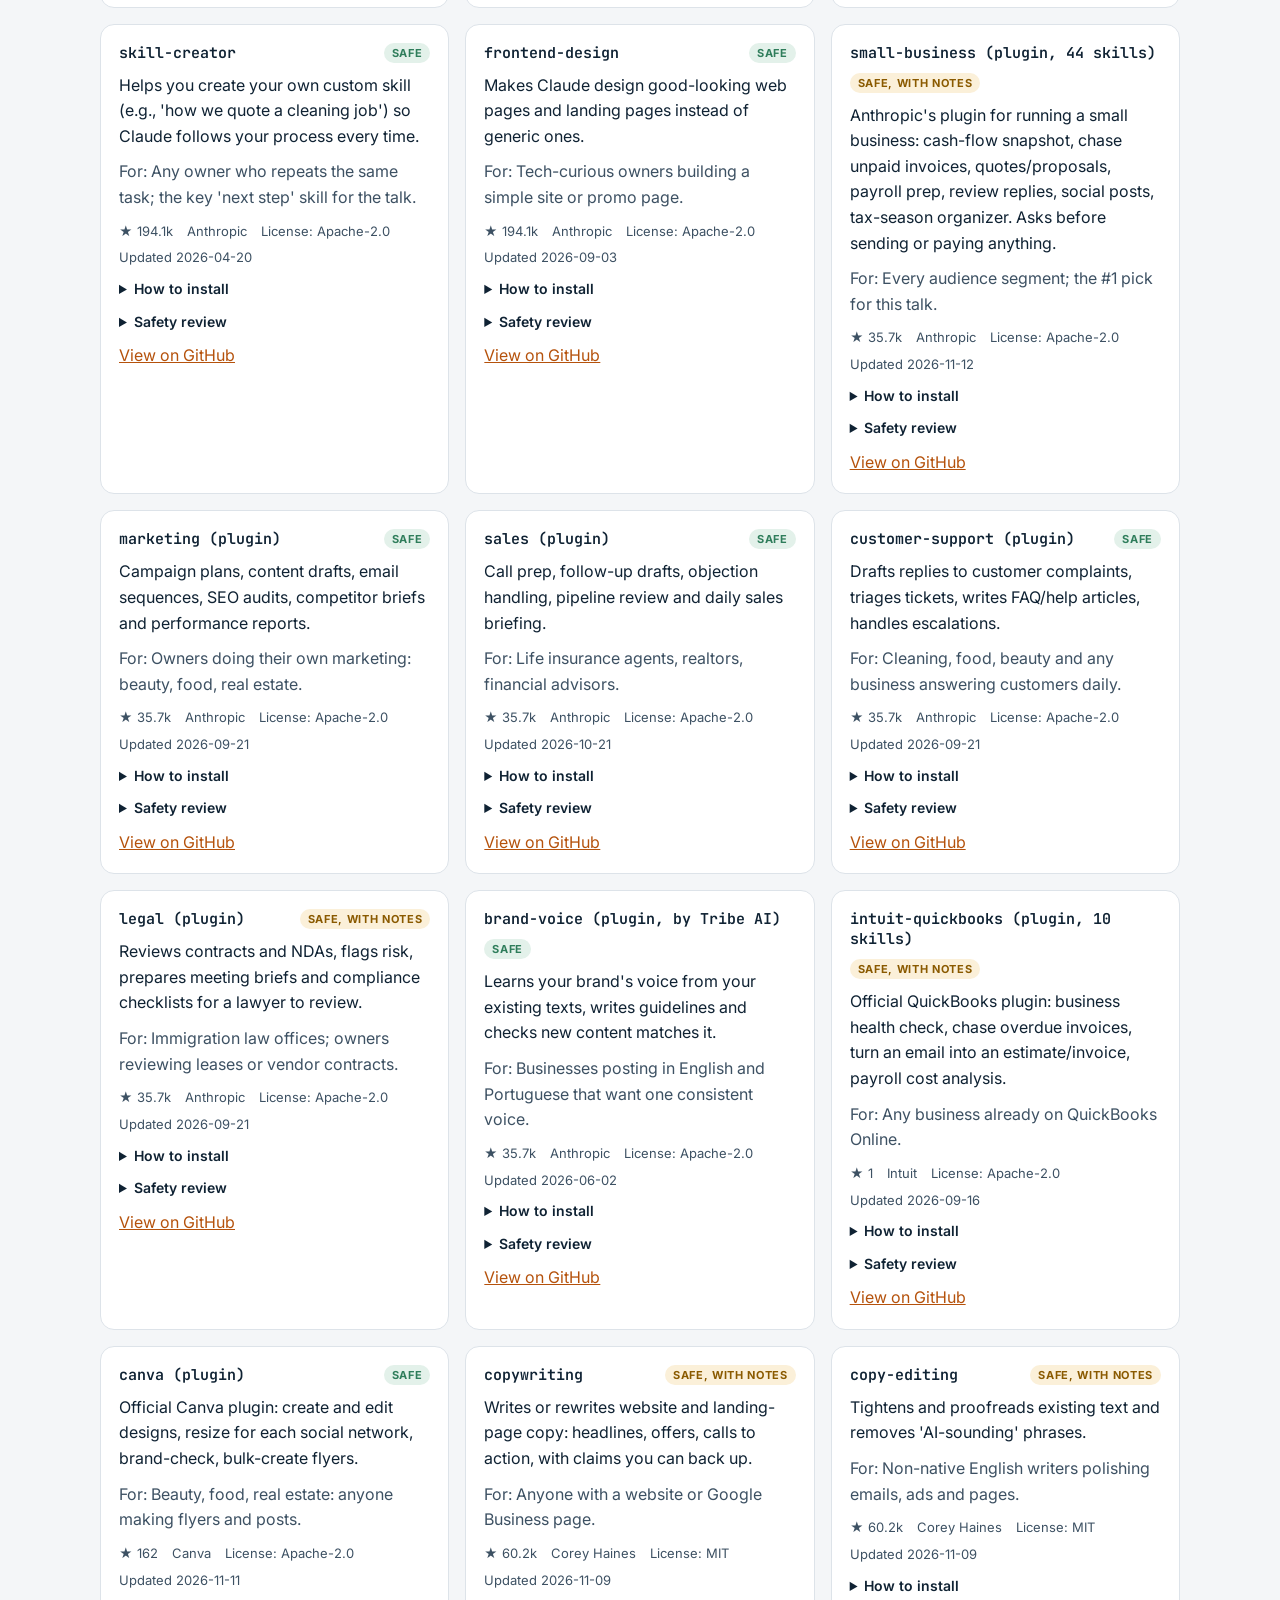
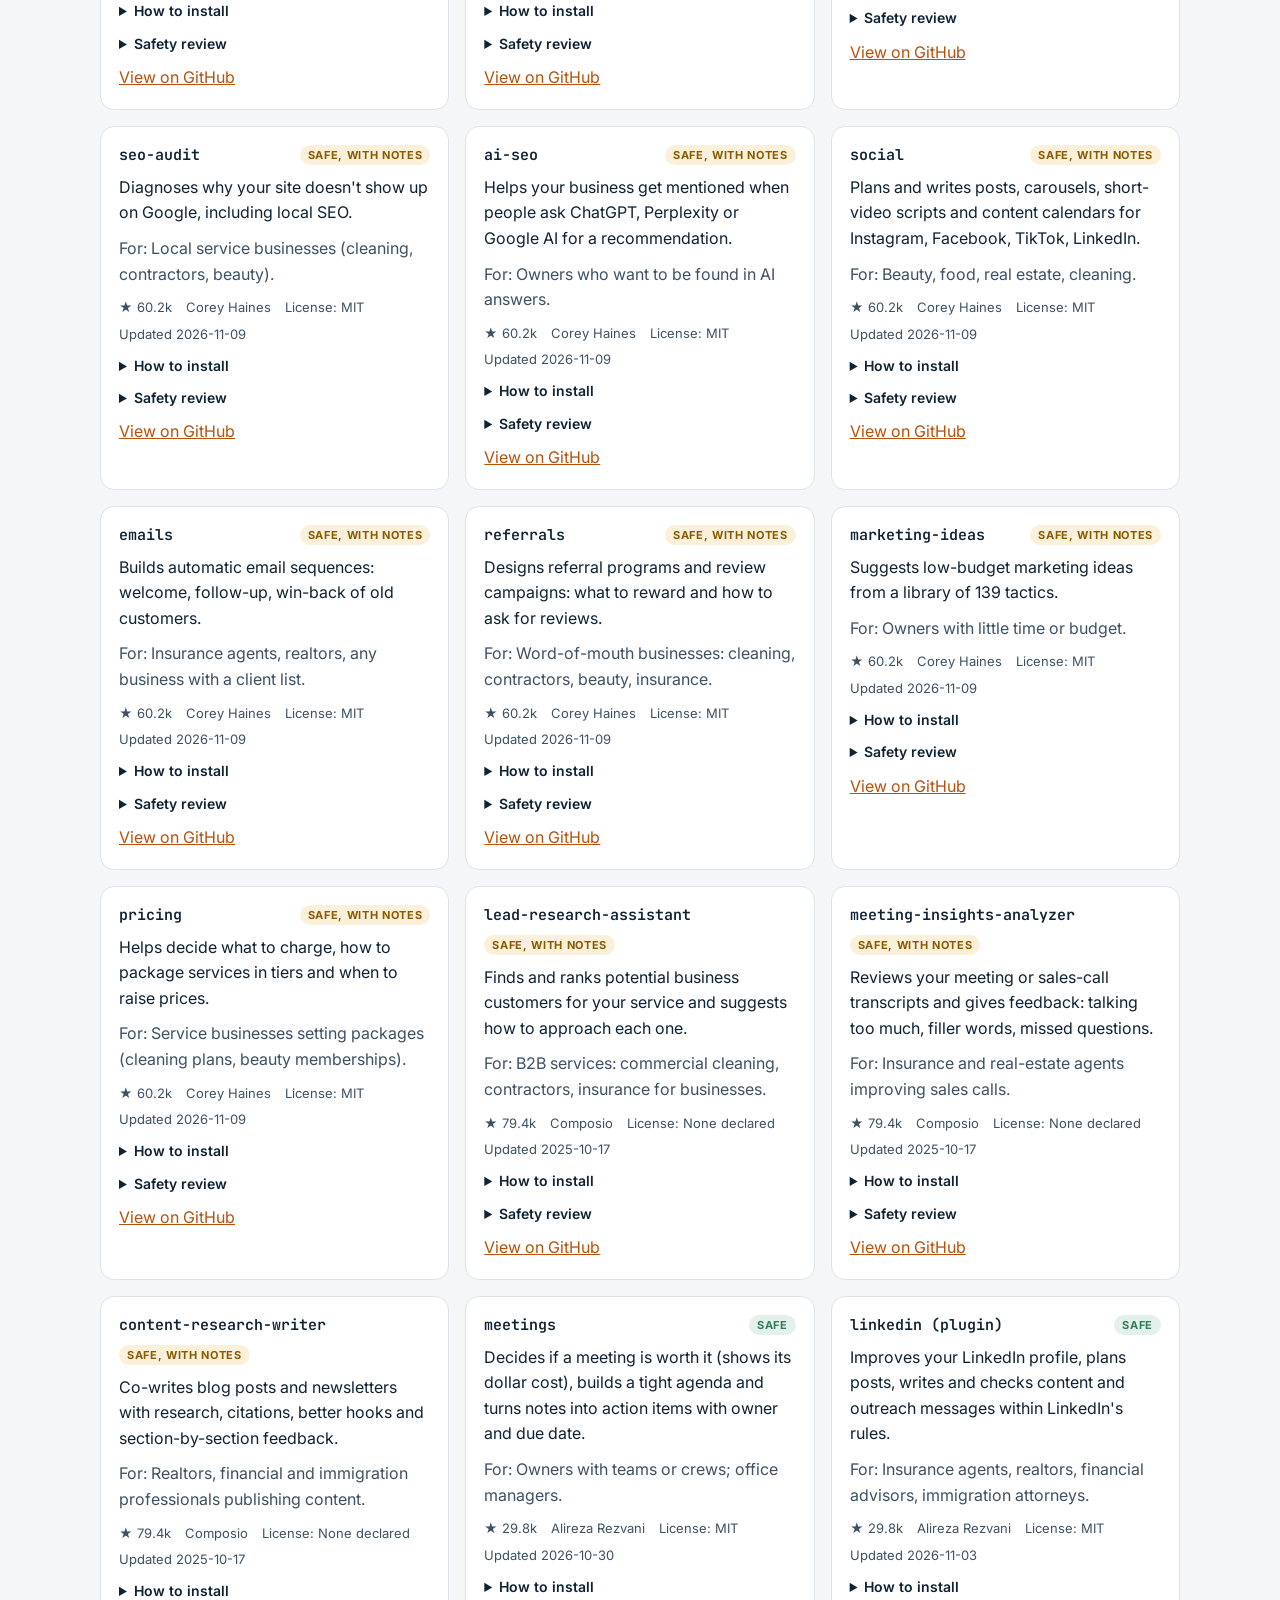
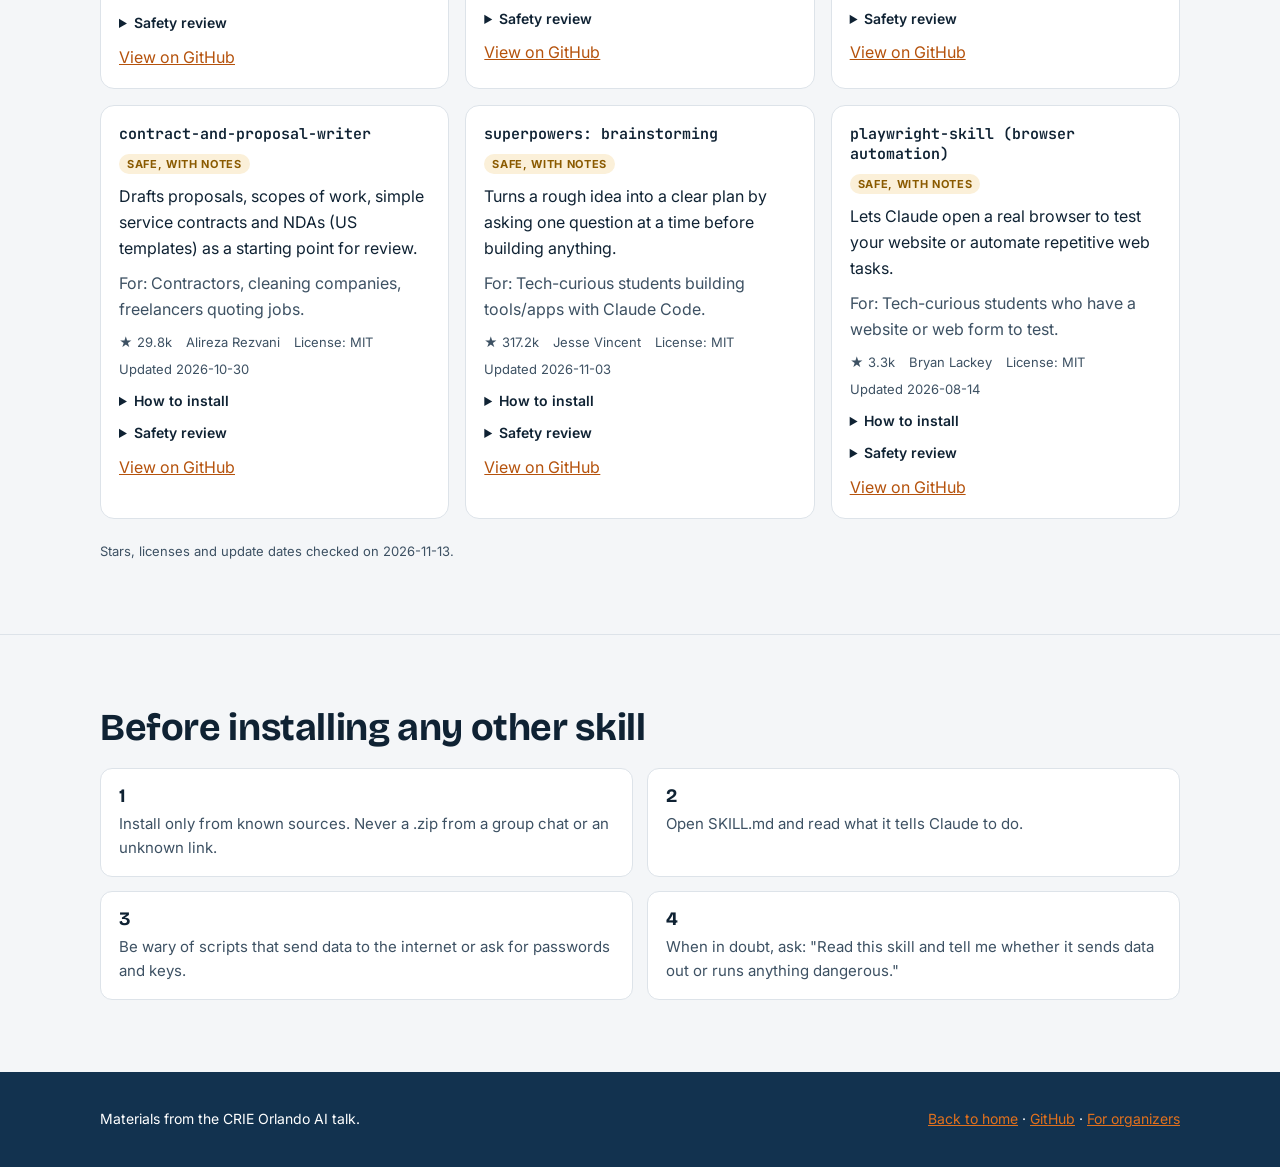
<file: docs/catalogo.html>
<!doctype html>
<html lang="pt-BR" data-lang="pt">
<head>
<meta charset="utf-8">
<meta name="viewport" content="width=device-width, initial-scale=1, viewport-fit=cover">
<title>Catálogo de Skills · CRIE AI Skills</title>
<meta name="description" content="33 skills e plugins do Claude verificados para pequenas empresas: o que fazem, como instalar e a revisão de segurança. 33 vetted Claude skills and plugins for small businesses.">
<link rel="preconnect" href="https://fonts.googleapis.com">
<link rel="stylesheet" href="https://fonts.googleapis.com/css2?family=Bricolage+Grotesque:wght@600;700;800&family=Inter:wght@400;500;600;700&family=JetBrains+Mono:wght@400;600&display=swap">
<link rel="stylesheet" href="assets/site.css">
<script src="assets/catalogo-data.js"></script>
<script src="assets/site.js" defer></script>
</head>
<body>

<header class="top">
  <div class="wrap">
    <a class="brand" href="./"><span class="mark" aria-hidden="true">AI</span>CRIE AI Skills</a>
    <nav class="nav" aria-label="Principal">
      <span class="links">
        <a href="./#onboarding">Onboarding</a>&nbsp;&nbsp;
        <a href="./#skills"><span lang="pt">Nossas skills</span><span lang="en">Our skills</span></a>&nbsp;&nbsp;
        <a href="./#instalar"><span lang="pt">Instalar</span><span lang="en">Install</span></a>
      </span>
      <span class="langbar" role="group" aria-label="Idioma / Language">
        <button type="button" data-lang="pt" aria-pressed="true">PT</button>
        <button type="button" data-lang="en" aria-pressed="false">EN</button>
      </span>
    </nav>
  </div>
</header>

<section class="hero">
  <div class="wrap" style="grid-template-columns: minmax(0, 1fr)">
    <div class="stack">
      <span class="eyebrow" style="color: var(--citrus)"><span lang="pt">Catálogo curado</span><span lang="en">Curated catalog</span></span>
      <h1><span lang="pt">33 skills que valem a pena, <span class="hl">verificadas</span>.</span><span lang="en">33 skills worth installing, <span class="hl">vetted</span>.</span></h1>
      <p class="lede"><span lang="pt">Da Anthropic, de fabricantes como Intuit e Canva e de projetos bem avaliados no GitHub. Para cada uma: o que faz para o seu negócio, como instalar e o que encontramos ao ler o código.</span><span lang="en">From Anthropic, vendors like Intuit and Canva, and well-rated GitHub projects. For each one: what it does for your business, how to install it, and what we found reading its code.</span></p>
    </div>
  </div>
</section>

<section class="band">
  <div class="wrap stack" style="gap: 22px">
    <div class="rules">
      <div class="rule"><h3><span lang="pt">Como escolhemos</span><span lang="en">How we chose</span></h3><p><span lang="pt">Projetos ativos, de mantenedores conhecidos e úteis para quem não programa. Lemos cada SKILL.md e cada script. Nada foi instalado durante a revisão.</span><span lang="en">Active projects from known maintainers, useful to non-developers. We read every SKILL.md and every script. Nothing was installed during the review.</span></p></div>
      <div class="rule"><h3><span lang="pt">O que deixamos de fora</span><span lang="en">What we left out</span></h3><p><span lang="pt">Skills que enviam dados para serviços de terceiros com chave de API, apagam ou movem arquivos sozinhas, instalam programas, montam perfis de pessoas ou empurram e-mail frio e SMS em massa (riscos de CAN-SPAM e TCPA).</span><span lang="en">Skills that send data to third-party services with API keys, move or delete files on their own, install programs, build profiles of people, or push cold email and mass SMS (CAN-SPAM and TCPA risk).</span></p></div>
    </div>

    <div class="stack" style="gap: 12px">
      <label for="busca" class="muted" style="font-size: 14px"><span lang="pt">Buscar</span><span lang="en">Search</span></label>
      <input id="busca" class="search" type="search" autocomplete="off">
      <div class="filters" id="filtros" role="group"></div>
      <p class="muted" id="contagem" aria-live="polite" style="font-size: 14px"></p>
    </div>
    <div id="lista" class="cards"></div>
    <p class="muted" style="font-size: 13px" id="verificado"></p>
  </div>
</section>

<section class="band">
  <div class="wrap stack">
    <h2><span lang="pt">Antes de instalar qualquer outra skill</span><span lang="en">Before installing any other skill</span></h2>
    <div class="rules">
      <div class="rule"><h3>1</h3><p><span lang="pt">Instale só de fonte conhecida. Nunca um .zip recebido em grupo de WhatsApp ou de link desconhecido.</span><span lang="en">Install only from known sources. Never a .zip from a group chat or an unknown link.</span></p></div>
      <div class="rule"><h3>2</h3><p><span lang="pt">Abra o SKILL.md e leia o que ele manda o Claude fazer.</span><span lang="en">Open SKILL.md and read what it tells Claude to do.</span></p></div>
      <div class="rule"><h3>3</h3><p><span lang="pt">Desconfie de scripts que enviam dados para a internet ou pedem senhas e chaves.</span><span lang="en">Be wary of scripts that send data to the internet or ask for passwords and keys.</span></p></div>
      <div class="rule"><h3>4</h3><p><span lang="pt">Na dúvida, peça: "Leia esta skill e me diga se ela envia dados para fora ou executa algo perigoso."</span><span lang="en">When in doubt, ask: "Read this skill and tell me whether it sends data out or runs anything dangerous."</span></p></div>
    </div>
  </div>
</section>

<footer>
  <div class="wrap">
    <span><span lang="pt">Material da palestra de IA do CRIE Orlando.</span><span lang="en">Materials from the CRIE Orlando AI talk.</span></span>
    <span><a href="./"><span lang="pt">Voltar ao início</span><span lang="en">Back to home</span></a> · <a href="https://github.com/ciceroaferreira/CRIE-AI-SKILLS">GitHub</a> · <a href="organizacao.html"><span lang="pt">Para a organização</span><span lang="en">For organizers</span></a></span>
  </div>
</footer>

<script>
(function () {
  var CATS = [
    ["todas", "Todas", "All"], ["tudo", "Tudo em um", "All-in-one"], ["docs", "Documentos e escrita", "Documents & writing"],
    ["marketing", "Marketing e design", "Marketing & design"], ["vendas", "Vendas e atendimento", "Sales & support"],
    ["financas", "Finanças", "Finance"], ["juridico", "Jurídico", "Legal"], ["tech", "Para curiosos de tecnologia", "Tech-curious"]
  ];
  var filtro = "todas", termo = "";
  function L() { return window.crieLang ? crieLang() : "pt"; }
  function el(t, c, x) { var e = document.createElement(t); if (c) e.className = c; if (x != null) e.textContent = x; return e; }
  function fmtStars(n) { return n >= 1000 ? (Math.round(n / 100) / 10).toString().replace(".", L() === "en" ? "." : ",") + "k" : String(n); }
  function filtros() {
    var box = document.getElementById("filtros"); box.textContent = "";
    box.setAttribute("aria-label", L() === "en" ? "Filter by area" : "Filtrar por área");
    CATS.forEach(function (c) {
      var b = el("button", null, L() === "en" ? c[2] : c[1]); b.type = "button"; b.setAttribute("aria-pressed", String(c[0] === filtro));
      b.addEventListener("click", function () { filtro = c[0]; filtros(); render(); }); box.append(b);
    });
    document.getElementById("busca").placeholder = L() === "en" ? "e.g. invoices, SEO, contracts" : "ex.: faturas, SEO, contratos";
  }
  function render() {
    var en = L() === "en", box = document.getElementById("lista"); box.textContent = "";
    var itens = (window.CATALOGO ? CATALOGO.items : []).filter(function (s) {
      if (filtro !== "todas" && s.cat !== filtro) return false;
      if (!termo) return true;
      var hay = [s.name, s.desc_en, s.desc_pt, s.for_whom_en, s.for_whom_pt, s.maintainer].join(" ").toLowerCase();
      return hay.indexOf(termo) !== -1;
    });
    itens.forEach(function (s) {
      var c = el("article", "cat-card"), head = el("div", "head");
      head.append(el("span", "name", s.name));
      var r = (s.safety && s.safety.rating) || "";
      var badge = el("span", "badge" + (r === "safe" ? "" : " warn"), r === "safe" ? (en ? "Safe" : "Segura") : (en ? "Safe, with notes" : "Segura, com observações"));
      head.append(badge); c.append(head);
      c.append(el("p", null, en ? s.desc_en : s.desc_pt));
      c.append(el("p", "muted", (en ? "For: " : "Para: ") + (en ? s.for_whom_en : s.for_whom_pt)));
      var meta = el("div", "meta");
      meta.append(el("span", null, "★ " + fmtStars(s.stars || 0)));
      meta.append(el("span", null, (s.official ? "Anthropic" : (s.maintainer || "").split(" (")[0])));
      if (s.license) meta.append(el("span", null, (en ? "License: " : "Licença: ") + s.license.split(" (")[0]));
      if (s.last_commit) meta.append(el("span", null, (en ? "Updated " : "Atualizada em ") + s.last_commit));
      c.append(meta);
      var det = el("details"), sum = el("summary", null, en ? "How to install" : "Como instalar"); det.append(sum);
      var ai = s.install_claude_ai || {};
      det.append(el("p", null, (en ? "Claude app: " : "App do Claude: ") + (ai.supported ? (en ? "yes, upload the folder as .zip. " : "sim, envie a pasta como .zip. ") : (en ? "not as a single zip. " : "não como .zip avulso. ")) + (ai.notes || "")));
      (s.install_claude_code || []).forEach(function (cmd) {
        if (/^\//.test(cmd)) { var w = el("div", "cmd"); w.append(el("span", "t", cmd)); var b = el("button", "copy", en ? "Copy" : "Copiar"); b.type = "button"; w.append(b); det.append(w); }
        else det.append(el("p", "muted", cmd));
      });
      if (s.requires) det.append(el("p", "muted", (en ? "Requires: " : "Requer: ") + s.requires));
      c.append(det);
      var sd = el("details"); sd.append(el("summary", null, en ? "Safety review" : "Revisão de segurança (em inglês)"));
      sd.append(el("p", "muted", (s.safety && s.safety.notes) || ""));
      c.append(sd);
      var a = el("a", null, en ? "View on GitHub" : "Ver no GitHub"); a.href = s.url; a.rel = "noopener"; a.target = "_blank"; c.append(a);
      box.append(c);
    });
    document.getElementById("contagem").textContent = itens.length + (en ? (itens.length === 1 ? " item" : " items") : (itens.length === 1 ? " item" : " itens"));
    if (window.CATALOGO) document.getElementById("verificado").textContent = (en ? "Stars, licenses and update dates checked on " : "Estrelas, licenças e datas conferidas em ") + CATALOGO.verified_on + ".";
  }
  document.addEventListener("DOMContentLoaded", function () {
    document.getElementById("busca").addEventListener("input", function (e) { termo = e.target.value.trim().toLowerCase(); render(); });
    filtros(); render();
  });
  document.addEventListener("langchange", function () { filtros(); render(); });
})();
</script>
</body>
</html>
</file>
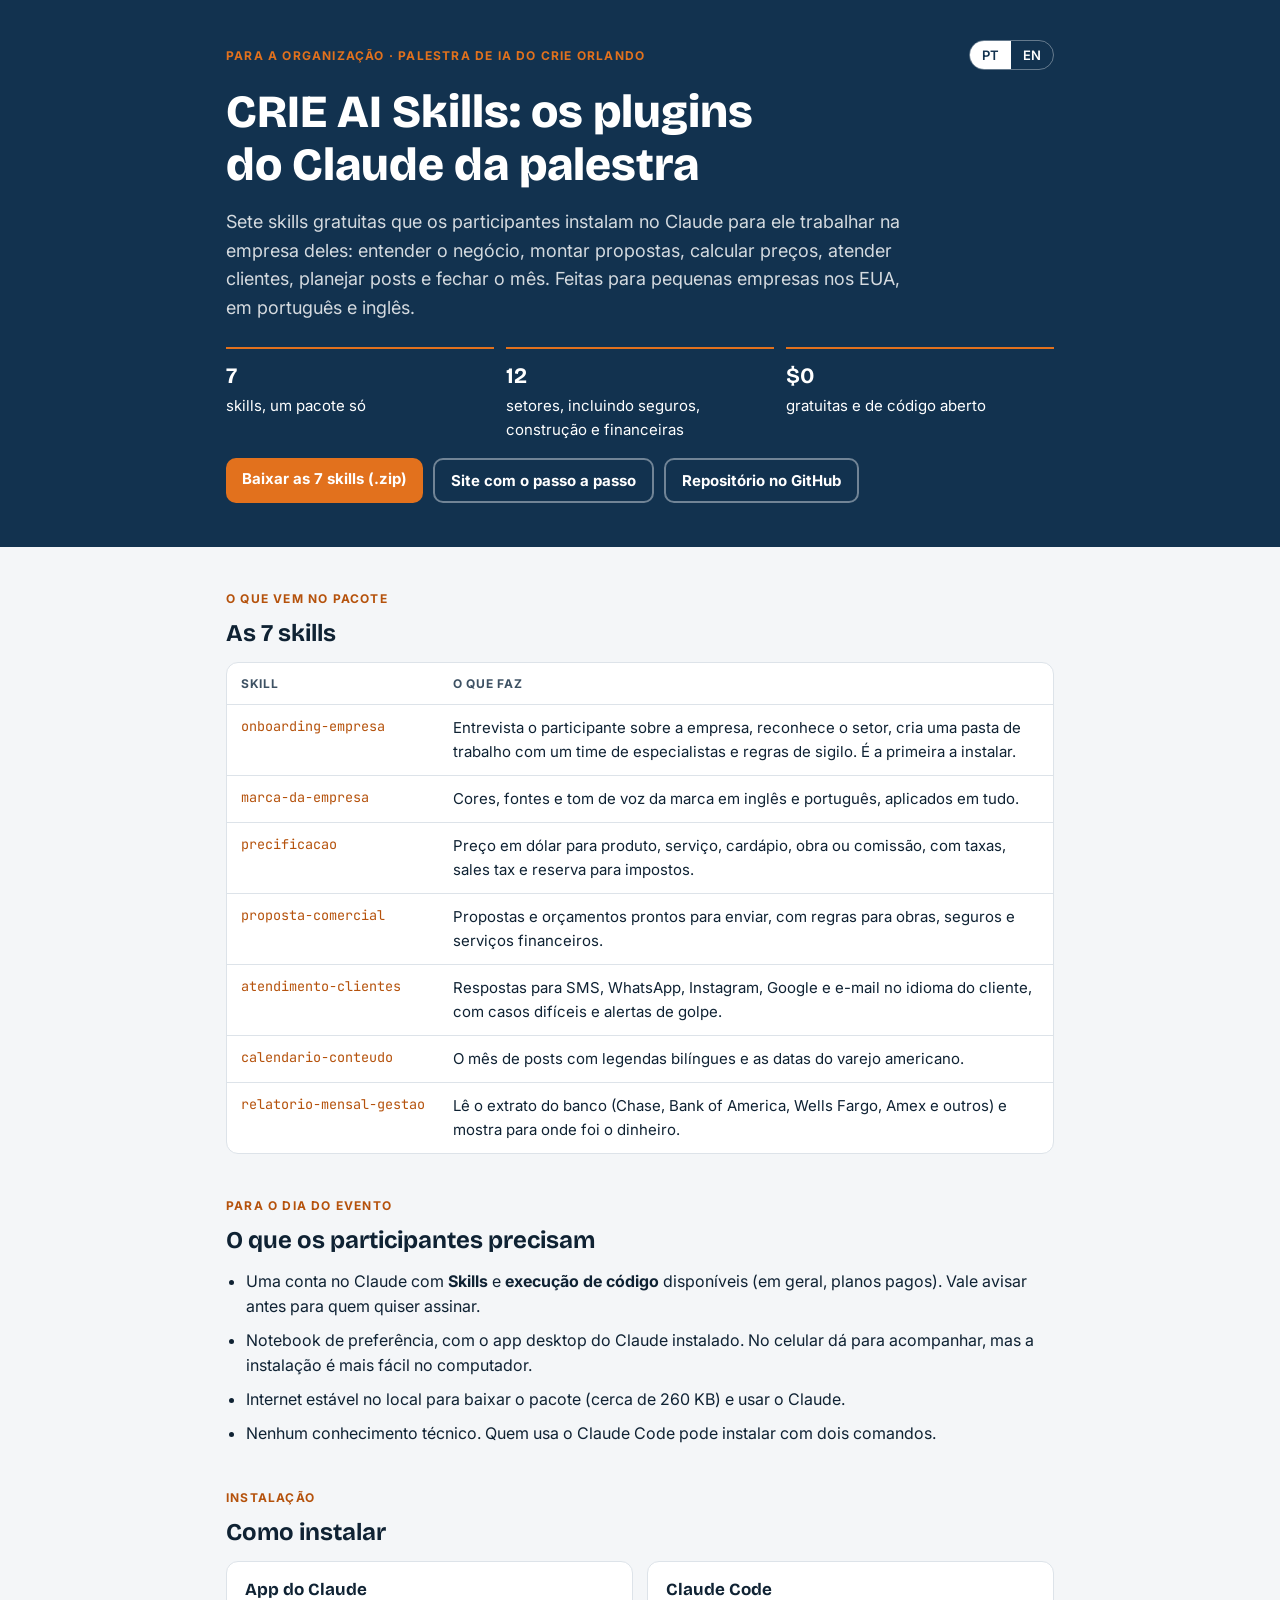
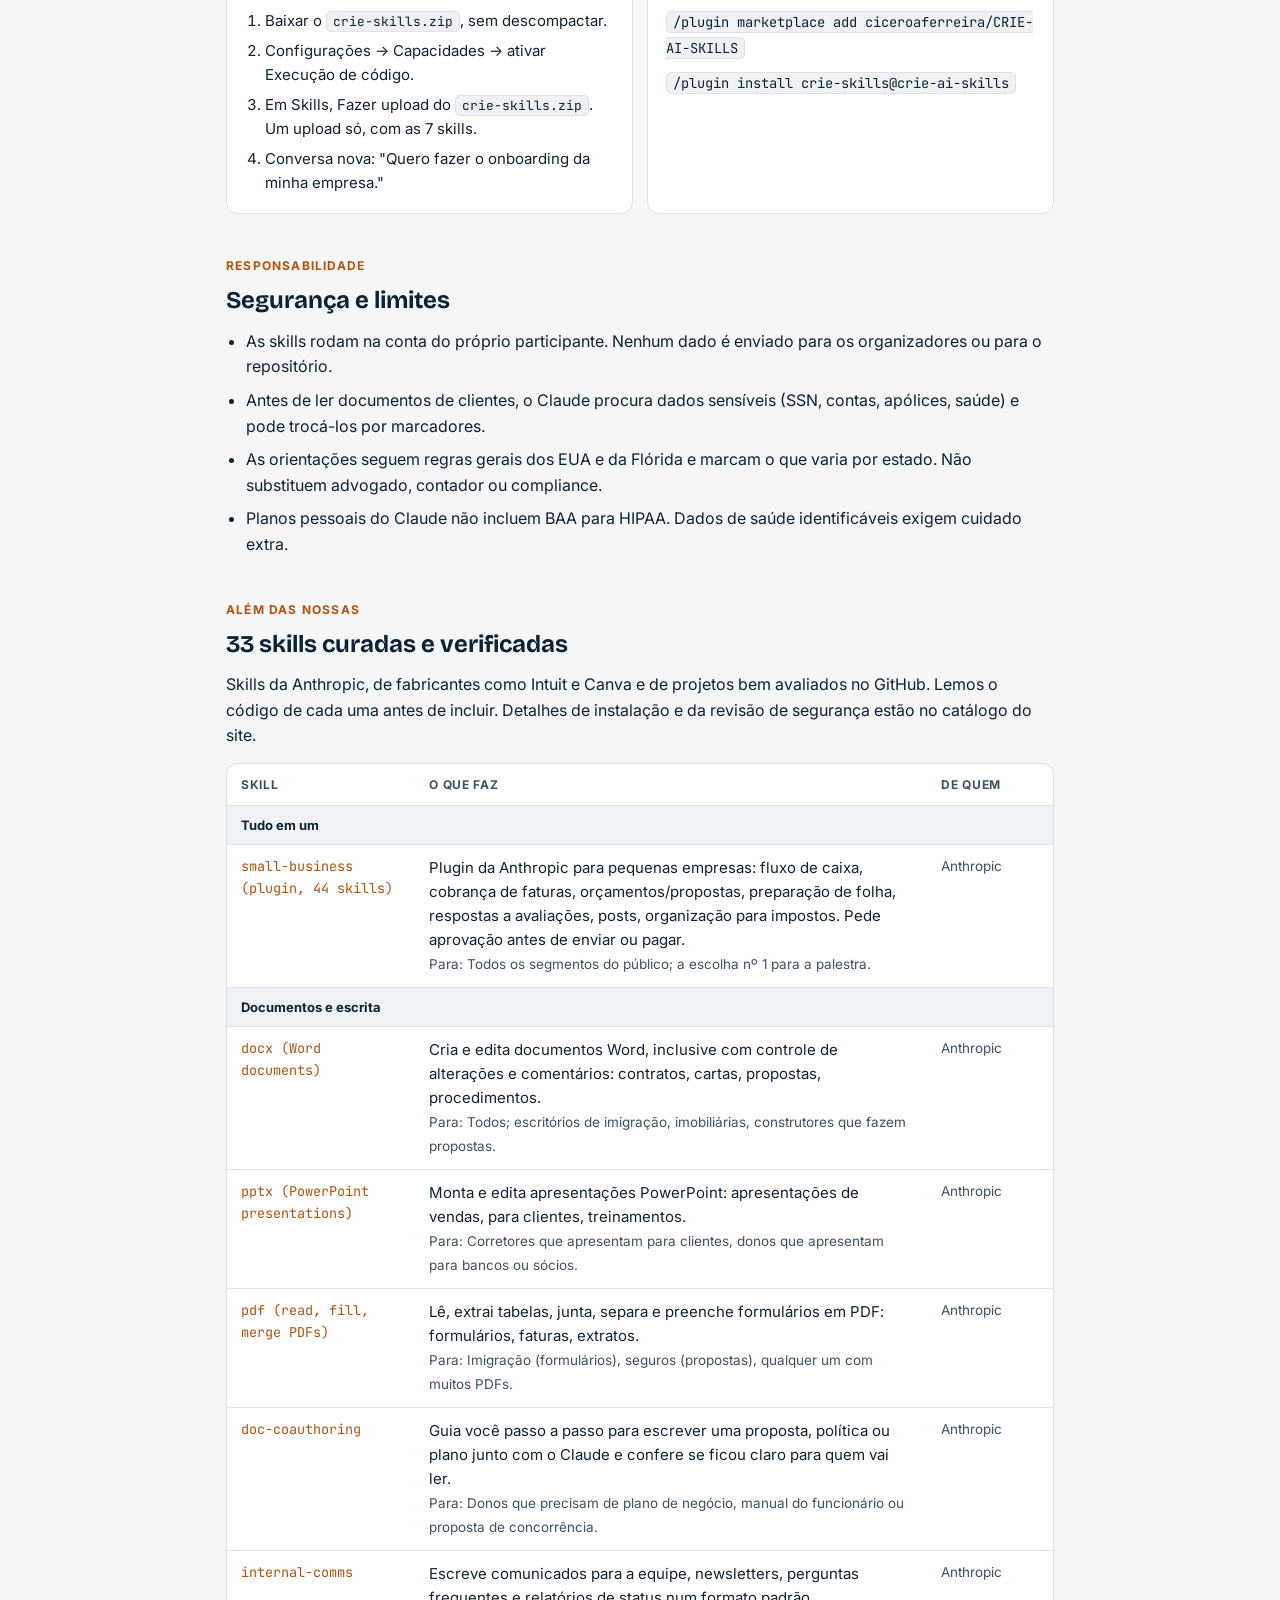
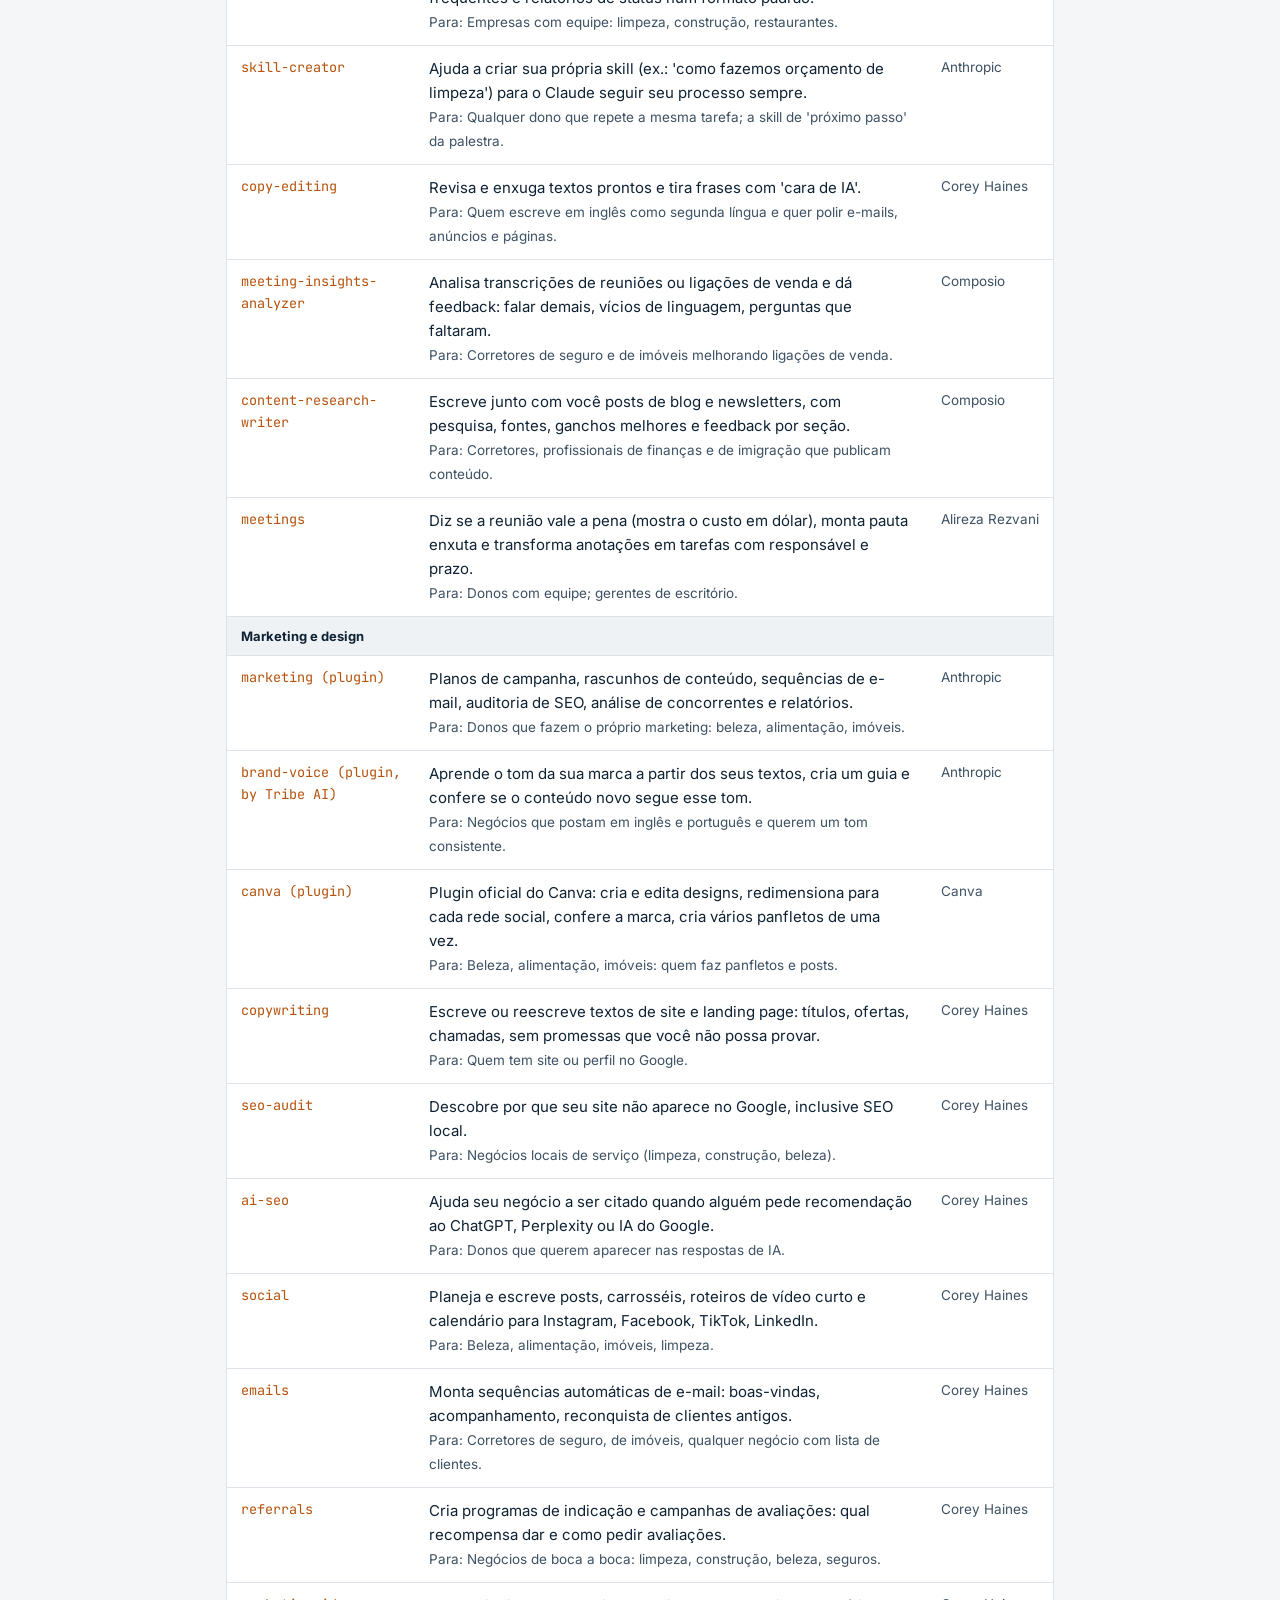
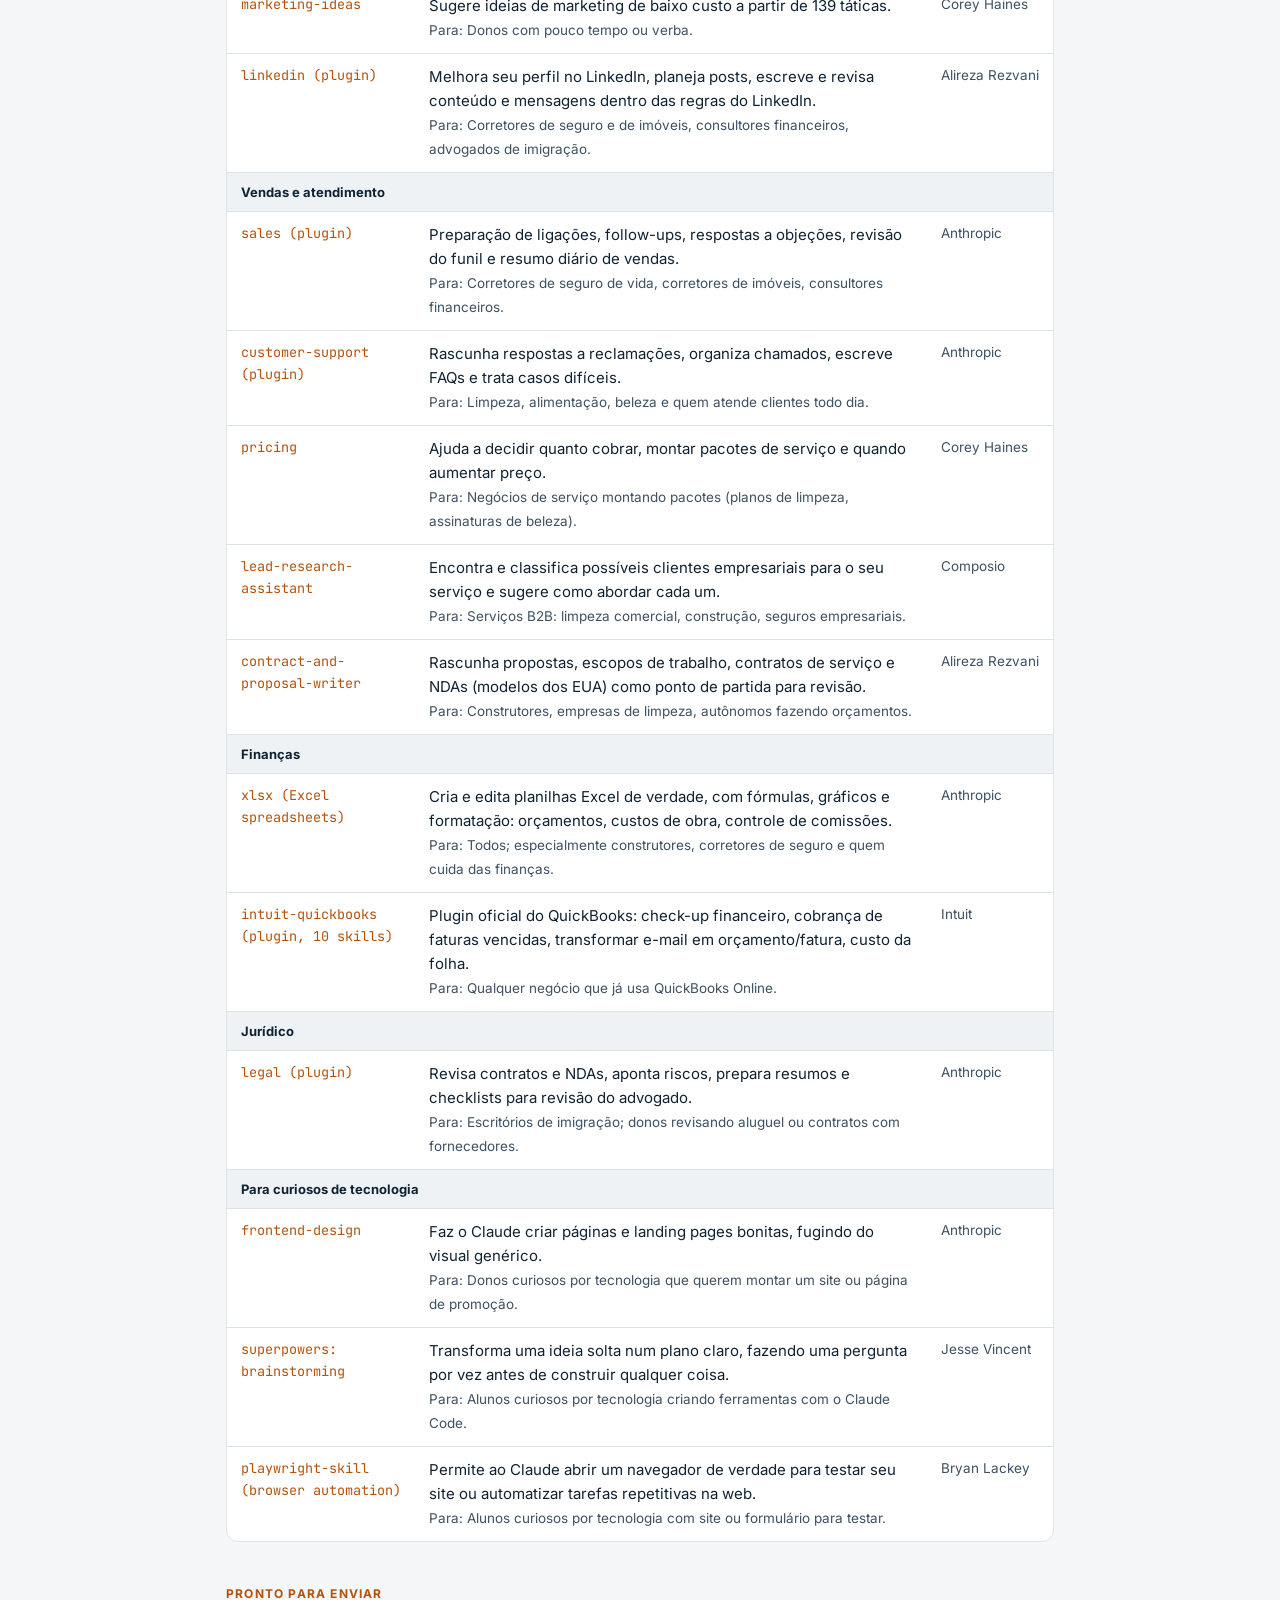
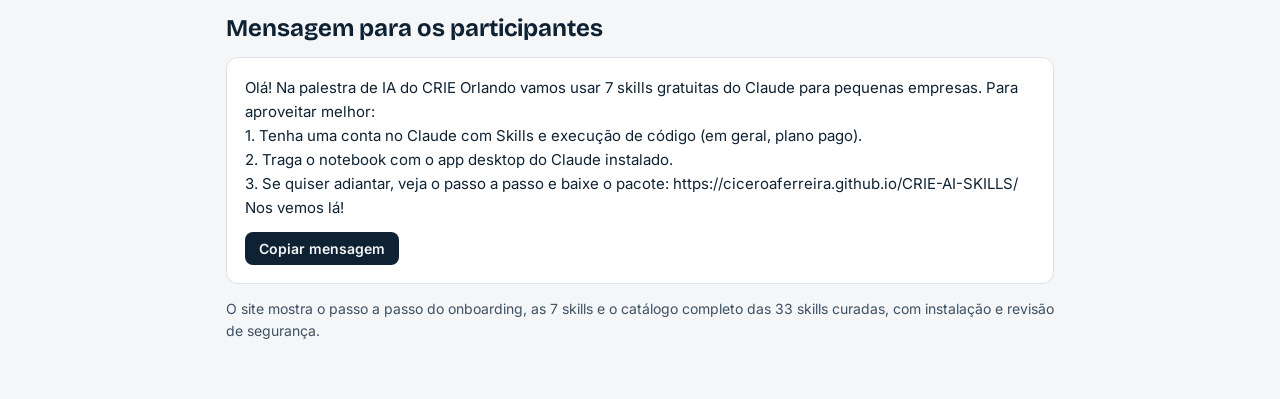
<file: docs/organizacao.html>
<!doctype html>
<html lang="pt-BR" data-l="pt">
<head>
<meta charset="utf-8">
<meta name="viewport" content="width=device-width, initial-scale=1, viewport-fit=cover">
<title>CRIE AI Skills · Organização</title>
<link rel="stylesheet" href="https://fonts.googleapis.com/css2?family=Bricolage+Grotesque:wght@700;800&family=Inter:wght@400;500;600;700&family=JetBrains+Mono:wght@500&display=swap">
<style>
/* Layout: navy header band with the essentials, then one reading column: skills table, requirements, install, message to send */
:root {
  --ink: #0f2233; --soft: #3d5163; --paper: #f4f6f8; --card: #ffffff; --line: #dde3e9;
  --navy: #12324f; --navy-ink: #ffffff; --citrus: #e2711d; --citrus-text: #b5520c; --citrus-ink: #ffffff;
  --code: #eef2f5;
  --display: "Bricolage Grotesque", "Avenir Next", "Segoe UI", sans-serif;
  --body: "Inter", -apple-system, "Segoe UI", Roboto, sans-serif;
  --mono: "JetBrains Mono", ui-monospace, Menlo, monospace;
}
@media (prefers-color-scheme: dark) {
  :root:not([data-theme="light"]) { --ink: #e8eef3; --soft: #a8b6c3; --paper: #0d1720; --card: #14212d; --line: #253545;
    --navy: #0a1b2a; --navy-ink: #e8eef3; --citrus: #f08a3c; --citrus-text: #f6a463; --citrus-ink: #1a0d02; --code: #0f1b26; color-scheme: dark; }
}
:root[data-theme="dark"] { --ink: #e8eef3; --soft: #a8b6c3; --paper: #0d1720; --card: #14212d; --line: #253545;
  --navy: #0a1b2a; --navy-ink: #e8eef3; --citrus: #f08a3c; --citrus-text: #f6a463; --citrus-ink: #1a0d02; --code: #0f1b26; color-scheme: dark; }
* { box-sizing: border-box; }
body { margin: 0; background: var(--paper); color: var(--ink); font: 16px/1.6 var(--body); }
.in { max-width: 860px; margin: 0 auto; padding-left: max(16px, env(safe-area-inset-left, 0px)); padding-right: max(16px, env(safe-area-inset-right, 0px)); }
h1, h2, h3 { font-family: var(--display); margin: 0; line-height: 1.15; text-wrap: balance; }
h1 { font-size: clamp(30px, 5vw, 46px); font-weight: 800; }
h2 { font-size: 24px; font-weight: 700; }
p { margin: 0; }
a { color: var(--citrus-text); }
code { font-family: var(--mono); font-size: 0.86em; background: var(--code); border: 1px solid var(--line); border-radius: 5px; padding: 1px 6px; overflow-wrap: anywhere; }
.eyebrow { font: 700 12px var(--body); letter-spacing: 0.1em; text-transform: uppercase; color: var(--citrus-text); }
:focus-visible { outline: 3px solid var(--citrus); outline-offset: 2px; }

.head { background: var(--navy); color: var(--navy-ink); }
.head .in { padding-block: 40px 44px; display: flex; flex-direction: column; gap: 16px; }
.head .eyebrow { color: var(--citrus); }
.head p { color: color-mix(in srgb, var(--navy-ink) 82%, transparent); font-size: 18px; max-width: 62ch; }
.bar { display: flex; justify-content: space-between; align-items: center; gap: 12px; flex-wrap: wrap; }
.lang { display: inline-flex; border: 1px solid color-mix(in srgb, var(--navy-ink) 35%, transparent); border-radius: 999px; overflow: hidden; }
.lang button { font: 600 13px var(--body); background: transparent; color: var(--navy-ink); border: 0; padding: 6px 12px; cursor: pointer; }
.lang button[aria-pressed="true"] { background: var(--navy-ink); color: var(--navy); }
.facts { display: grid; grid-template-columns: repeat(3, minmax(0, 1fr)); gap: 12px; margin-top: 8px; }
.fact { border-top: 2px solid var(--citrus); padding-top: 10px; font-size: 15px; }
.fact b { display: block; font-family: var(--display); font-size: 22px; }
.links { display: flex; flex-wrap: wrap; gap: 10px; }
.btn { display: inline-flex; font: 700 15px var(--body); padding: 11px 16px; border-radius: 10px; text-decoration: none; }
.btn.p { background: var(--citrus); color: var(--citrus-ink); }
.btn.g { border: 2px solid color-mix(in srgb, var(--navy-ink) 40%, transparent); color: var(--navy-ink); }

main .in { padding-block: 44px 56px; display: flex; flex-direction: column; gap: 44px; }
section { display: flex; flex-direction: column; gap: 14px; }
.tbl { overflow-x: auto; background: var(--card); border: 1px solid var(--line); border-radius: 12px; }
table { width: 100%; border-collapse: collapse; font-size: 15px; }
th, td { text-align: left; vertical-align: top; padding: 11px 14px; border-top: 1px solid var(--line); }
thead th { border-top: 0; font-size: 12px; text-transform: uppercase; letter-spacing: 0.06em; color: var(--soft); }
td:first-child { font-family: var(--mono); font-size: 13.5px; color: var(--citrus-text); white-space: nowrap; }
.list { margin: 0; padding-left: 20px; display: flex; flex-direction: column; gap: 8px; }
.two { display: grid; grid-template-columns: repeat(2, minmax(0, 1fr)); gap: 14px; }
.box { background: var(--card); border: 1px solid var(--line); border-radius: 12px; padding: 18px; display: flex; flex-direction: column; gap: 10px; min-width: 0; }
.box h3 { font-size: 17px; }
.box ol { margin: 0; padding-left: 20px; display: flex; flex-direction: column; gap: 6px; font-size: 15px; }
.msg { background: var(--card); border: 1px solid var(--line); border-radius: 12px; padding: 18px; display: flex; flex-direction: column; gap: 12px; }
.msg pre { margin: 0; white-space: pre-wrap; font: 15px/1.6 var(--body); }
.copy { align-self: flex-start; font: 600 14px var(--body); background: var(--ink); color: var(--paper); border: 0; border-radius: 8px; padding: 8px 14px; cursor: pointer; }
.note { color: var(--soft); font-size: 14px; }
@media (max-width: 640px) { .facts, .two { grid-template-columns: minmax(0, 1fr); } }

.cur td:first-child { white-space: normal; min-width: 150px; }
.cur td:first-child a { color: var(--citrus-text); text-decoration: none; font-family: var(--mono); font-size: 13.5px; }
.cur .grp th { background: var(--code); color: var(--ink); font: 700 13px var(--body); text-transform: none; letter-spacing: 0; }
.cur .who { color: var(--soft); font-size: 13.5px; }
.cur .by { color: var(--soft); font-size: 13.5px; white-space: nowrap; }
html[data-l="pt"] [data-en], html[data-l="en"] [data-pt] { display: none !important; }
</style>
</head>
<body>


<div class="head">
  <div class="in">
    <div class="bar">
      <span class="eyebrow" data-pt>Para a organização · Palestra de IA do CRIE Orlando</span>
      <span class="eyebrow" data-en>For the organizers · CRIE Orlando AI talk</span>
      <span class="lang" role="group" aria-label="Idioma / Language">
        <button type="button" id="l-pt" data-set="pt" aria-pressed="true">PT</button>
        <button type="button" id="l-en" data-set="en" aria-pressed="false">EN</button>
      </span>
    </div>
    <h1 data-pt>CRIE AI Skills: os plugins do Claude da palestra</h1>
    <h1 data-en>CRIE AI Skills: the Claude plugins from the talk</h1>
    <p data-pt>Sete skills gratuitas que os participantes instalam no Claude para ele trabalhar na empresa deles: entender o negócio, montar propostas, calcular preços, atender clientes, planejar posts e fechar o mês. Feitas para pequenas empresas nos EUA, em português e inglês.</p>
    <p data-en>Seven free skills participants install in Claude so it works in their business: learning the company, writing proposals, pricing, customer service, planning posts and closing the month. Built for small businesses in the US, in Portuguese and English.</p>
    <div class="facts">
      <div class="fact"><b>7</b><span data-pt>skills, um pacote só</span><span data-en>skills in one pack</span></div>
      <div class="fact"><b>12</b><span data-pt>setores, incluindo seguros, construção e financeiras</span><span data-en>industries, incl. insurance, construction and finance</span></div>
      <div class="fact"><b>$0</b><span data-pt>gratuitas e de código aberto</span><span data-en>free and open source</span></div>
    </div>
    <div class="links">
      <a class="btn p" href="https://github.com/ciceroaferreira/CRIE-AI-SKILLS/raw/HEAD/docs/downloads/crie-skills.zip" target="_blank" rel="noopener"><span data-pt>Baixar as 7 skills (.zip)</span><span data-en>Download the 7 skills (.zip)</span></a>
      <a class="btn g" href="./"><span data-pt>Site com o passo a passo</span><span data-en>Website with the walkthrough</span></a>
      <a class="btn g" href="https://github.com/ciceroaferreira/CRIE-AI-SKILLS" target="_blank" rel="noopener"><span data-pt>Repositório no GitHub</span><span data-en>GitHub repository</span></a>
    </div>
  </div>
</div>

<main>
  <div class="in">
    <section>
      <span class="eyebrow" data-pt>O que vem no pacote</span><span class="eyebrow" data-en>What's in the pack</span>
      <h2 data-pt>As 7 skills</h2><h2 data-en>The 7 skills</h2>
      <div class="tbl"><table>
        <thead><tr><th>Skill</th><th><span data-pt>O que faz</span><span data-en>What it does</span></th></tr></thead>
        <tbody>
          <tr><td>onboarding-empresa</td><td><span data-pt>Entrevista o participante sobre a empresa, reconhece o setor, cria uma pasta de trabalho com um time de especialistas e regras de sigilo. É a primeira a instalar.</span><span data-en>Interviews the participant about the business, recognizes the industry and creates a work folder with a team of specialists and confidentiality rules. Install it first.</span></td></tr>
          <tr><td>marca-da-empresa</td><td><span data-pt>Cores, fontes e tom de voz da marca em inglês e português, aplicados em tudo.</span><span data-en>Brand colors, fonts and voice in English and Portuguese, applied to everything.</span></td></tr>
          <tr><td>precificacao</td><td><span data-pt>Preço em dólar para produto, serviço, cardápio, obra ou comissão, com taxas, sales tax e reserva para impostos.</span><span data-en>Pricing in USD for products, services, menus, construction jobs or commissions, with fees, sales tax and a tax set-aside.</span></td></tr>
          <tr><td>proposta-comercial</td><td><span data-pt>Propostas e orçamentos prontos para enviar, com regras para obras, seguros e serviços financeiros.</span><span data-en>Ready-to-send proposals and estimates, with rules for construction, insurance and financial services.</span></td></tr>
          <tr><td>atendimento-clientes</td><td><span data-pt>Respostas para SMS, WhatsApp, Instagram, Google e e-mail no idioma do cliente, com casos difíceis e alertas de golpe.</span><span data-en>Replies for SMS, WhatsApp, Instagram, Google and email in the customer's language, with hard cases and scam alerts.</span></td></tr>
          <tr><td>calendario-conteudo</td><td><span data-pt>O mês de posts com legendas bilíngues e as datas do varejo americano.</span><span data-en>A month of posts with bilingual captions and the US retail calendar.</span></td></tr>
          <tr><td>relatorio-mensal-gestao</td><td><span data-pt>Lê o extrato do banco (Chase, Bank of America, Wells Fargo, Amex e outros) e mostra para onde foi o dinheiro.</span><span data-en>Reads the bank statement (Chase, Bank of America, Wells Fargo, Amex and more) and shows where the money went.</span></td></tr>
        </tbody>
      </table></div>
    </section>

    <section>
      <span class="eyebrow" data-pt>Para o dia do evento</span><span class="eyebrow" data-en>For event day</span>
      <h2 data-pt>O que os participantes precisam</h2><h2 data-en>What participants need</h2>
      <ul class="list" data-pt>
        <li>Uma conta no Claude com <b>Skills</b> e <b>execução de código</b> disponíveis (em geral, planos pagos). Vale avisar antes para quem quiser assinar.</li>
        <li>Notebook de preferência, com o app desktop do Claude instalado. No celular dá para acompanhar, mas a instalação é mais fácil no computador.</li>
        <li>Internet estável no local para baixar o pacote (cerca de 260 KB) e usar o Claude.</li>
        <li>Nenhum conhecimento técnico. Quem usa o Claude Code pode instalar com dois comandos.</li>
      </ul>
      <ul class="list" data-en>
        <li>A Claude account with <b>Skills</b> and <b>code execution</b> available (usually paid plans). Worth telling people ahead of time.</li>
        <li>Preferably a laptop with the Claude desktop app installed. Phones can follow along, but installing is easier on a computer.</li>
        <li>Stable Wi-Fi at the venue to download the pack (about 260 KB) and use Claude.</li>
        <li>No technical knowledge. Claude Code users can install with two commands.</li>
      </ul>
    </section>

    <section>
      <span class="eyebrow" data-pt>Instalação</span><span class="eyebrow" data-en>Installation</span>
      <h2 data-pt>Como instalar</h2><h2 data-en>How to install</h2>
      <div class="two">
        <div class="box">
          <h3 data-pt>App do Claude</h3><h3 data-en>Claude app</h3>
          <ol data-pt>
            <li>Baixar o <code>crie-skills.zip</code>, sem descompactar.</li>
            <li>Configurações → Capacidades → ativar Execução de código.</li>
            <li>Em Skills, Fazer upload do <code>crie-skills.zip</code>. Um upload só, com as 7 skills.</li>
            <li>Conversa nova: "Quero fazer o onboarding da minha empresa."</li>
          </ol>
          <ol data-en>
            <li>Download <code>crie-skills.zip</code>; don't unzip it.</li>
            <li>Settings → Capabilities → turn on Code execution.</li>
            <li>Under Skills, upload <code>crie-skills.zip</code>. One upload, all 7 skills.</li>
            <li>New chat: "I want to onboard my business."</li>
          </ol>
        </div>
        <div class="box">
          <h3>Claude Code</h3>
          <p><code>/plugin marketplace add ciceroaferreira/CRIE-AI-SKILLS</code></p>
          <p><code>/plugin install crie-skills@crie-ai-skills</code></p>
        </div>
      </div>
    </section>

    <section>
      <span class="eyebrow" data-pt>Responsabilidade</span><span class="eyebrow" data-en>Responsibility</span>
      <h2 data-pt>Segurança e limites</h2><h2 data-en>Safety and limits</h2>
      <ul class="list" data-pt>
        <li>As skills rodam na conta do próprio participante. Nenhum dado é enviado para os organizadores ou para o repositório.</li>
        <li>Antes de ler documentos de clientes, o Claude procura dados sensíveis (SSN, contas, apólices, saúde) e pode trocá-los por marcadores.</li>
        <li>As orientações seguem regras gerais dos EUA e da Flórida e marcam o que varia por estado. Não substituem advogado, contador ou compliance.</li>
        <li>Planos pessoais do Claude não incluem BAA para HIPAA. Dados de saúde identificáveis exigem cuidado extra.</li>
      </ul>
      <ul class="list" data-en>
        <li>The skills run in each participant's own account. No data goes to the organizers or to the repository.</li>
        <li>Before reading customer documents, Claude scans for sensitive data (SSNs, accounts, policies, health) and can replace it with placeholders.</li>
        <li>Guidance follows general US and Florida rules and flags what varies by state. It doesn't replace an attorney, CPA or compliance team.</li>
        <li>Personal Claude plans don't include a HIPAA BAA. Identifiable health data needs extra care.</li>
      </ul>
    </section>


    <section id="curadas">
      <span class="eyebrow" data-pt>Além das nossas</span><span class="eyebrow" data-en>Beyond ours</span>
      <h2 data-pt>33 skills curadas e verificadas</h2><h2 data-en>33 curated, vetted skills</h2>
      <p data-pt>Skills da Anthropic, de fabricantes como Intuit e Canva e de projetos bem avaliados no GitHub. Lemos o código de cada uma antes de incluir. Detalhes de instalação e da revisão de segurança estão no catálogo do site.</p>
      <p data-en>Skills from Anthropic, vendors like Intuit and Canva, and well-rated GitHub projects. We read each one's code before including it. Install steps and the safety review are in the site's catalog.</p>
      <div class="tbl"><table class="cur">
        <thead><tr><th>Skill</th><th><span data-pt>O que faz</span><span data-en>What it does</span></th><th><span data-pt>De quem</span><span data-en>By</span></th></tr></thead>
        <tbody>
          <tr class="grp"><th colspan="3"><span data-pt>Tudo em um</span><span data-en>All-in-one</span></th></tr>
          <tr><td><a href="https://github.com/anthropics/knowledge-work-plugins/tree/main/small-business" target="_blank" rel="noopener">small-business (plugin, 44 skills)</a></td><td><span data-pt>Plugin da Anthropic para pequenas empresas: fluxo de caixa, cobrança de faturas, orçamentos/propostas, preparação de folha, respostas a avaliações, posts, organização para impostos. Pede aprovação antes de enviar ou pagar.</span><span data-en>Anthropic&#x27;s plugin for running a small business: cash-flow snapshot, chase unpaid invoices, quotes/proposals, payroll prep, review replies, social posts, tax-season organizer. Asks before sending or paying anything.</span><br><span class="who"><span data-pt>Para: Todos os segmentos do público; a escolha nº 1 para a palestra.</span><span data-en>For: Every audience segment; the #1 pick for this talk.</span></span></td><td class="by">Anthropic</td></tr>
          <tr class="grp"><th colspan="3"><span data-pt>Documentos e escrita</span><span data-en>Documents &amp; writing</span></th></tr>
          <tr><td><a href="https://github.com/anthropics/skills/tree/main/skills/docx" target="_blank" rel="noopener">docx (Word documents)</a></td><td><span data-pt>Cria e edita documentos Word, inclusive com controle de alterações e comentários: contratos, cartas, propostas, procedimentos.</span><span data-en>Creates and edits Word documents, including tracked changes and comments: contracts, letters, proposals, SOPs.</span><br><span class="who"><span data-pt>Para: Todos; escritórios de imigração, imobiliárias, construtores que fazem propostas.</span><span data-en>For: Everyone; immigration law offices, real estate, builders writing proposals.</span></span></td><td class="by">Anthropic</td></tr>
          <tr><td><a href="https://github.com/anthropics/skills/tree/main/skills/pptx" target="_blank" rel="noopener">pptx (PowerPoint presentations)</a></td><td><span data-pt>Monta e edita apresentações PowerPoint: apresentações de vendas, para clientes, treinamentos.</span><span data-en>Builds and edits PowerPoint decks: sales pitches, client presentations, training slides.</span><br><span class="who"><span data-pt>Para: Corretores que apresentam para clientes, donos que apresentam para bancos ou sócios.</span><span data-en>For: Agents presenting to clients, owners pitching banks or partners.</span></span></td><td class="by">Anthropic</td></tr>
          <tr><td><a href="https://github.com/anthropics/skills/tree/main/skills/pdf" target="_blank" rel="noopener">pdf (read, fill, merge PDFs)</a></td><td><span data-pt>Lê, extrai tabelas, junta, separa e preenche formulários em PDF: formulários, faturas, extratos.</span><span data-en>Reads, extracts tables from, merges, splits and fills PDF forms: applications, invoices, statements.</span><br><span class="who"><span data-pt>Para: Imigração (formulários), seguros (propostas), qualquer um com muitos PDFs.</span><span data-en>For: Immigration law (forms), insurance (applications), anyone drowning in PDFs.</span></span></td><td class="by">Anthropic</td></tr>
          <tr><td><a href="https://github.com/anthropics/skills/tree/main/skills/doc-coauthoring" target="_blank" rel="noopener">doc-coauthoring</a></td><td><span data-pt>Guia você passo a passo para escrever uma proposta, política ou plano junto com o Claude e confere se ficou claro para quem vai ler.</span><span data-en>Guides you step by step to write a proposal, policy or plan with Claude, then checks it reads well for the real reader.</span><br><span class="who"><span data-pt>Para: Donos que precisam de plano de negócio, manual do funcionário ou proposta de concorrência.</span><span data-en>For: Owners who need a business plan, employee handbook or bid proposal.</span></span></td><td class="by">Anthropic</td></tr>
          <tr><td><a href="https://github.com/anthropics/skills/tree/main/skills/internal-comms" target="_blank" rel="noopener">internal-comms</a></td><td><span data-pt>Escreve comunicados para a equipe, newsletters, perguntas frequentes e relatórios de status num formato padrão.</span><span data-en>Writes team updates, newsletters, FAQs and status reports in a consistent format.</span><br><span class="who"><span data-pt>Para: Empresas com equipe: limpeza, construção, restaurantes.</span><span data-en>For: Businesses with crews or staff: cleaning, construction, restaurants.</span></span></td><td class="by">Anthropic</td></tr>
          <tr><td><a href="https://github.com/anthropics/skills/tree/main/skills/skill-creator" target="_blank" rel="noopener">skill-creator</a></td><td><span data-pt>Ajuda a criar sua própria skill (ex.: &#x27;como fazemos orçamento de limpeza&#x27;) para o Claude seguir seu processo sempre.</span><span data-en>Helps you create your own custom skill (e.g., &#x27;how we quote a cleaning job&#x27;) so Claude follows your process every time.</span><br><span class="who"><span data-pt>Para: Qualquer dono que repete a mesma tarefa; a skill de &#x27;próximo passo&#x27; da palestra.</span><span data-en>For: Any owner who repeats the same task; the key &#x27;next step&#x27; skill for the talk.</span></span></td><td class="by">Anthropic</td></tr>
          <tr><td><a href="https://github.com/coreyhaines31/marketingskills/tree/main/skills/copy-editing" target="_blank" rel="noopener">copy-editing</a></td><td><span data-pt>Revisa e enxuga textos prontos e tira frases com &#x27;cara de IA&#x27;.</span><span data-en>Tightens and proofreads existing text and removes &#x27;AI-sounding&#x27; phrases.</span><br><span class="who"><span data-pt>Para: Quem escreve em inglês como segunda língua e quer polir e-mails, anúncios e páginas.</span><span data-en>For: Non-native English writers polishing emails, ads and pages.</span></span></td><td class="by">Corey Haines</td></tr>
          <tr><td><a href="https://github.com/ComposioHQ/awesome-claude-skills/tree/master/meeting-insights-analyzer" target="_blank" rel="noopener">meeting-insights-analyzer</a></td><td><span data-pt>Analisa transcrições de reuniões ou ligações de venda e dá feedback: falar demais, vícios de linguagem, perguntas que faltaram.</span><span data-en>Reviews your meeting or sales-call transcripts and gives feedback: talking too much, filler words, missed questions.</span><br><span class="who"><span data-pt>Para: Corretores de seguro e de imóveis melhorando ligações de venda.</span><span data-en>For: Insurance and real-estate agents improving sales calls.</span></span></td><td class="by">Composio</td></tr>
          <tr><td><a href="https://github.com/ComposioHQ/awesome-claude-skills/tree/master/content-research-writer" target="_blank" rel="noopener">content-research-writer</a></td><td><span data-pt>Escreve junto com você posts de blog e newsletters, com pesquisa, fontes, ganchos melhores e feedback por seção.</span><span data-en>Co-writes blog posts and newsletters with research, citations, better hooks and section-by-section feedback.</span><br><span class="who"><span data-pt>Para: Corretores, profissionais de finanças e de imigração que publicam conteúdo.</span><span data-en>For: Realtors, financial and immigration professionals publishing content.</span></span></td><td class="by">Composio</td></tr>
          <tr><td><a href="https://github.com/alirezarezvani/claude-skills/tree/main/productivity/meetings" target="_blank" rel="noopener">meetings</a></td><td><span data-pt>Diz se a reunião vale a pena (mostra o custo em dólar), monta pauta enxuta e transforma anotações em tarefas com responsável e prazo.</span><span data-en>Decides if a meeting is worth it (shows its dollar cost), builds a tight agenda and turns notes into action items with owner and due date.</span><br><span class="who"><span data-pt>Para: Donos com equipe; gerentes de escritório.</span><span data-en>For: Owners with teams or crews; office managers.</span></span></td><td class="by">Alireza Rezvani</td></tr>
          <tr class="grp"><th colspan="3"><span data-pt>Marketing e design</span><span data-en>Marketing &amp; design</span></th></tr>
          <tr><td><a href="https://github.com/anthropics/knowledge-work-plugins/tree/main/marketing" target="_blank" rel="noopener">marketing (plugin)</a></td><td><span data-pt>Planos de campanha, rascunhos de conteúdo, sequências de e-mail, auditoria de SEO, análise de concorrentes e relatórios.</span><span data-en>Campaign plans, content drafts, email sequences, SEO audits, competitor briefs and performance reports.</span><br><span class="who"><span data-pt>Para: Donos que fazem o próprio marketing: beleza, alimentação, imóveis.</span><span data-en>For: Owners doing their own marketing: beauty, food, real estate.</span></span></td><td class="by">Anthropic</td></tr>
          <tr><td><a href="https://github.com/anthropics/knowledge-work-plugins/tree/main/partner-built/brand-voice" target="_blank" rel="noopener">brand-voice (plugin, by Tribe AI)</a></td><td><span data-pt>Aprende o tom da sua marca a partir dos seus textos, cria um guia e confere se o conteúdo novo segue esse tom.</span><span data-en>Learns your brand&#x27;s voice from your existing texts, writes guidelines and checks new content matches it.</span><br><span class="who"><span data-pt>Para: Negócios que postam em inglês e português e querem um tom consistente.</span><span data-en>For: Businesses posting in English and Portuguese that want one consistent voice.</span></span></td><td class="by">Anthropic</td></tr>
          <tr><td><a href="https://github.com/canva-sdks/canva-skills/tree/main/plugins/canva" target="_blank" rel="noopener">canva (plugin)</a></td><td><span data-pt>Plugin oficial do Canva: cria e edita designs, redimensiona para cada rede social, confere a marca, cria vários panfletos de uma vez.</span><span data-en>Official Canva plugin: create and edit designs, resize for each social network, brand-check, bulk-create flyers.</span><br><span class="who"><span data-pt>Para: Beleza, alimentação, imóveis: quem faz panfletos e posts.</span><span data-en>For: Beauty, food, real estate: anyone making flyers and posts.</span></span></td><td class="by">Canva</td></tr>
          <tr><td><a href="https://github.com/coreyhaines31/marketingskills/tree/main/skills/copywriting" target="_blank" rel="noopener">copywriting</a></td><td><span data-pt>Escreve ou reescreve textos de site e landing page: títulos, ofertas, chamadas, sem promessas que você não possa provar.</span><span data-en>Writes or rewrites website and landing-page copy: headlines, offers, calls to action, with claims you can back up.</span><br><span class="who"><span data-pt>Para: Quem tem site ou perfil no Google.</span><span data-en>For: Anyone with a website or Google Business page.</span></span></td><td class="by">Corey Haines</td></tr>
          <tr><td><a href="https://github.com/coreyhaines31/marketingskills/tree/main/skills/seo-audit" target="_blank" rel="noopener">seo-audit</a></td><td><span data-pt>Descobre por que seu site não aparece no Google, inclusive SEO local.</span><span data-en>Diagnoses why your site doesn&#x27;t show up on Google, including local SEO.</span><br><span class="who"><span data-pt>Para: Negócios locais de serviço (limpeza, construção, beleza).</span><span data-en>For: Local service businesses (cleaning, contractors, beauty).</span></span></td><td class="by">Corey Haines</td></tr>
          <tr><td><a href="https://github.com/coreyhaines31/marketingskills/tree/main/skills/ai-seo" target="_blank" rel="noopener">ai-seo</a></td><td><span data-pt>Ajuda seu negócio a ser citado quando alguém pede recomendação ao ChatGPT, Perplexity ou IA do Google.</span><span data-en>Helps your business get mentioned when people ask ChatGPT, Perplexity or Google AI for a recommendation.</span><br><span class="who"><span data-pt>Para: Donos que querem aparecer nas respostas de IA.</span><span data-en>For: Owners who want to be found in AI answers.</span></span></td><td class="by">Corey Haines</td></tr>
          <tr><td><a href="https://github.com/coreyhaines31/marketingskills/tree/main/skills/social" target="_blank" rel="noopener">social</a></td><td><span data-pt>Planeja e escreve posts, carrosséis, roteiros de vídeo curto e calendário para Instagram, Facebook, TikTok, LinkedIn.</span><span data-en>Plans and writes posts, carousels, short-video scripts and content calendars for Instagram, Facebook, TikTok, LinkedIn.</span><br><span class="who"><span data-pt>Para: Beleza, alimentação, imóveis, limpeza.</span><span data-en>For: Beauty, food, real estate, cleaning.</span></span></td><td class="by">Corey Haines</td></tr>
          <tr><td><a href="https://github.com/coreyhaines31/marketingskills/tree/main/skills/emails" target="_blank" rel="noopener">emails</a></td><td><span data-pt>Monta sequências automáticas de e-mail: boas-vindas, acompanhamento, reconquista de clientes antigos.</span><span data-en>Builds automatic email sequences: welcome, follow-up, win-back of old customers.</span><br><span class="who"><span data-pt>Para: Corretores de seguro, de imóveis, qualquer negócio com lista de clientes.</span><span data-en>For: Insurance agents, realtors, any business with a client list.</span></span></td><td class="by">Corey Haines</td></tr>
          <tr><td><a href="https://github.com/coreyhaines31/marketingskills/tree/main/skills/referrals" target="_blank" rel="noopener">referrals</a></td><td><span data-pt>Cria programas de indicação e campanhas de avaliações: qual recompensa dar e como pedir avaliações.</span><span data-en>Designs referral programs and review campaigns: what to reward and how to ask for reviews.</span><br><span class="who"><span data-pt>Para: Negócios de boca a boca: limpeza, construção, beleza, seguros.</span><span data-en>For: Word-of-mouth businesses: cleaning, contractors, beauty, insurance.</span></span></td><td class="by">Corey Haines</td></tr>
          <tr><td><a href="https://github.com/coreyhaines31/marketingskills/tree/main/skills/marketing-ideas" target="_blank" rel="noopener">marketing-ideas</a></td><td><span data-pt>Sugere ideias de marketing de baixo custo a partir de 139 táticas.</span><span data-en>Suggests low-budget marketing ideas from a library of 139 tactics.</span><br><span class="who"><span data-pt>Para: Donos com pouco tempo ou verba.</span><span data-en>For: Owners with little time or budget.</span></span></td><td class="by">Corey Haines</td></tr>
          <tr><td><a href="https://github.com/alirezarezvani/claude-skills/tree/main/marketing/linkedin" target="_blank" rel="noopener">linkedin (plugin)</a></td><td><span data-pt>Melhora seu perfil no LinkedIn, planeja posts, escreve e revisa conteúdo e mensagens dentro das regras do LinkedIn.</span><span data-en>Improves your LinkedIn profile, plans posts, writes and checks content and outreach messages within LinkedIn&#x27;s rules.</span><br><span class="who"><span data-pt>Para: Corretores de seguro e de imóveis, consultores financeiros, advogados de imigração.</span><span data-en>For: Insurance agents, realtors, financial advisors, immigration attorneys.</span></span></td><td class="by">Alireza Rezvani</td></tr>
          <tr class="grp"><th colspan="3"><span data-pt>Vendas e atendimento</span><span data-en>Sales &amp; support</span></th></tr>
          <tr><td><a href="https://github.com/anthropics/knowledge-work-plugins/tree/main/sales" target="_blank" rel="noopener">sales (plugin)</a></td><td><span data-pt>Preparação de ligações, follow-ups, respostas a objeções, revisão do funil e resumo diário de vendas.</span><span data-en>Call prep, follow-up drafts, objection handling, pipeline review and daily sales briefing.</span><br><span class="who"><span data-pt>Para: Corretores de seguro de vida, corretores de imóveis, consultores financeiros.</span><span data-en>For: Life insurance agents, realtors, financial advisors.</span></span></td><td class="by">Anthropic</td></tr>
          <tr><td><a href="https://github.com/anthropics/knowledge-work-plugins/tree/main/customer-support" target="_blank" rel="noopener">customer-support (plugin)</a></td><td><span data-pt>Rascunha respostas a reclamações, organiza chamados, escreve FAQs e trata casos difíceis.</span><span data-en>Drafts replies to customer complaints, triages tickets, writes FAQ/help articles, handles escalations.</span><br><span class="who"><span data-pt>Para: Limpeza, alimentação, beleza e quem atende clientes todo dia.</span><span data-en>For: Cleaning, food, beauty and any business answering customers daily.</span></span></td><td class="by">Anthropic</td></tr>
          <tr><td><a href="https://github.com/coreyhaines31/marketingskills/tree/main/skills/pricing" target="_blank" rel="noopener">pricing</a></td><td><span data-pt>Ajuda a decidir quanto cobrar, montar pacotes de serviço e quando aumentar preço.</span><span data-en>Helps decide what to charge, how to package services in tiers and when to raise prices.</span><br><span class="who"><span data-pt>Para: Negócios de serviço montando pacotes (planos de limpeza, assinaturas de beleza).</span><span data-en>For: Service businesses setting packages (cleaning plans, beauty memberships).</span></span></td><td class="by">Corey Haines</td></tr>
          <tr><td><a href="https://github.com/ComposioHQ/awesome-claude-skills/tree/master/lead-research-assistant" target="_blank" rel="noopener">lead-research-assistant</a></td><td><span data-pt>Encontra e classifica possíveis clientes empresariais para o seu serviço e sugere como abordar cada um.</span><span data-en>Finds and ranks potential business customers for your service and suggests how to approach each one.</span><br><span class="who"><span data-pt>Para: Serviços B2B: limpeza comercial, construção, seguros empresariais.</span><span data-en>For: B2B services: commercial cleaning, contractors, insurance for businesses.</span></span></td><td class="by">Composio</td></tr>
          <tr><td><a href="https://github.com/alirezarezvani/claude-skills/tree/main/business-growth/skills/contract-and-proposal-writer" target="_blank" rel="noopener">contract-and-proposal-writer</a></td><td><span data-pt>Rascunha propostas, escopos de trabalho, contratos de serviço e NDAs (modelos dos EUA) como ponto de partida para revisão.</span><span data-en>Drafts proposals, scopes of work, simple service contracts and NDAs (US templates) as a starting point for review.</span><br><span class="who"><span data-pt>Para: Construtores, empresas de limpeza, autônomos fazendo orçamentos.</span><span data-en>For: Contractors, cleaning companies, freelancers quoting jobs.</span></span></td><td class="by">Alireza Rezvani</td></tr>
          <tr class="grp"><th colspan="3"><span data-pt>Finanças</span><span data-en>Finance</span></th></tr>
          <tr><td><a href="https://github.com/anthropics/skills/tree/main/skills/xlsx" target="_blank" rel="noopener">xlsx (Excel spreadsheets)</a></td><td><span data-pt>Cria e edita planilhas Excel de verdade, com fórmulas, gráficos e formatação: orçamentos, custos de obra, controle de comissões.</span><span data-en>Creates and edits real Excel files with working formulas, charts and formatting: budgets, job cost sheets, commission trackers.</span><br><span class="who"><span data-pt>Para: Todos; especialmente construtores, corretores de seguro e quem cuida das finanças.</span><span data-en>For: Everyone; especially contractors, insurance agents and bookkeepers.</span></span></td><td class="by">Anthropic</td></tr>
          <tr><td><a href="https://github.com/intuit/quickbooks-claude-plugin/tree/main/skills" target="_blank" rel="noopener">intuit-quickbooks (plugin, 10 skills)</a></td><td><span data-pt>Plugin oficial do QuickBooks: check-up financeiro, cobrança de faturas vencidas, transformar e-mail em orçamento/fatura, custo da folha.</span><span data-en>Official QuickBooks plugin: business health check, chase overdue invoices, turn an email into an estimate/invoice, payroll cost analysis.</span><br><span class="who"><span data-pt>Para: Qualquer negócio que já usa QuickBooks Online.</span><span data-en>For: Any business already on QuickBooks Online.</span></span></td><td class="by">Intuit</td></tr>
          <tr class="grp"><th colspan="3"><span data-pt>Jurídico</span><span data-en>Legal</span></th></tr>
          <tr><td><a href="https://github.com/anthropics/knowledge-work-plugins/tree/main/legal" target="_blank" rel="noopener">legal (plugin)</a></td><td><span data-pt>Revisa contratos e NDAs, aponta riscos, prepara resumos e checklists para revisão do advogado.</span><span data-en>Reviews contracts and NDAs, flags risk, prepares meeting briefs and compliance checklists for a lawyer to review.</span><br><span class="who"><span data-pt>Para: Escritórios de imigração; donos revisando aluguel ou contratos com fornecedores.</span><span data-en>For: Immigration law offices; owners reviewing leases or vendor contracts.</span></span></td><td class="by">Anthropic</td></tr>
          <tr class="grp"><th colspan="3"><span data-pt>Para curiosos de tecnologia</span><span data-en>Tech-curious</span></th></tr>
          <tr><td><a href="https://github.com/anthropics/skills/tree/main/skills/frontend-design" target="_blank" rel="noopener">frontend-design</a></td><td><span data-pt>Faz o Claude criar páginas e landing pages bonitas, fugindo do visual genérico.</span><span data-en>Makes Claude design good-looking web pages and landing pages instead of generic ones.</span><br><span class="who"><span data-pt>Para: Donos curiosos por tecnologia que querem montar um site ou página de promoção.</span><span data-en>For: Tech-curious owners building a simple site or promo page.</span></span></td><td class="by">Anthropic</td></tr>
          <tr><td><a href="https://github.com/obra/superpowers/tree/main/skills/brainstorming" target="_blank" rel="noopener">superpowers: brainstorming</a></td><td><span data-pt>Transforma uma ideia solta num plano claro, fazendo uma pergunta por vez antes de construir qualquer coisa.</span><span data-en>Turns a rough idea into a clear plan by asking one question at a time before building anything.</span><br><span class="who"><span data-pt>Para: Alunos curiosos por tecnologia criando ferramentas com o Claude Code.</span><span data-en>For: Tech-curious students building tools/apps with Claude Code.</span></span></td><td class="by">Jesse Vincent</td></tr>
          <tr><td><a href="https://github.com/lackeyjb/playwright-skill/tree/main/skills/playwright-skill" target="_blank" rel="noopener">playwright-skill (browser automation)</a></td><td><span data-pt>Permite ao Claude abrir um navegador de verdade para testar seu site ou automatizar tarefas repetitivas na web.</span><span data-en>Lets Claude open a real browser to test your website or automate repetitive web tasks.</span><br><span class="who"><span data-pt>Para: Alunos curiosos por tecnologia com site ou formulário para testar.</span><span data-en>For: Tech-curious students who have a website or web form to test.</span></span></td><td class="by">Bryan Lackey</td></tr>
        </tbody>
      </table></div>
    </section>
    <section>
      <span class="eyebrow" data-pt>Pronto para enviar</span><span class="eyebrow" data-en>Ready to send</span>
      <h2 data-pt>Mensagem para os participantes</h2><h2 data-en>Message for participants</h2>
      <div class="msg">
        <pre id="txt-pt" data-pt>Olá! Na palestra de IA do CRIE Orlando vamos usar 7 skills gratuitas do Claude para pequenas empresas. Para aproveitar melhor:
1. Tenha uma conta no Claude com Skills e execução de código (em geral, plano pago).
2. Traga o notebook com o app desktop do Claude instalado.
3. Se quiser adiantar, veja o passo a passo e baixe o pacote: https://ciceroaferreira.github.io/CRIE-AI-SKILLS/
Nos vemos lá!</pre>
        <pre id="txt-en" data-en>Hi! At the CRIE Orlando AI talk we'll use 7 free Claude skills for small businesses. To get the most out of it:
1. Have a Claude account with Skills and code execution (usually a paid plan).
2. Bring your laptop with the Claude desktop app installed.
3. Want a head start? See the walkthrough and download the pack: https://ciceroaferreira.github.io/CRIE-AI-SKILLS/
See you there!</pre>
        <button type="button" class="copy" id="copiar"><span data-pt>Copiar mensagem</span><span data-en>Copy message</span></button>
      </div>
      <p class="note" data-pt>O site mostra o passo a passo do onboarding, as 7 skills e o catálogo completo das 33 skills curadas, com instalação e revisão de segurança.</p>
      <p class="note" data-en>The website shows the onboarding walkthrough, the 7 skills and the full catalog of the 33 curated skills, with install steps and safety reviews.</p>
    </section>
  </div>
</main>

<script>
(function () {
  var root = document.documentElement, lang = "pt";
  try { var s = localStorage.getItem("org-lang"); if (s === "en" || s === "pt") lang = s; } catch (e) {}
  if (location.hash === "#en" || location.hash === "#pt") lang = location.hash.slice(1);
  function set(l) {
    lang = l; root.setAttribute("data-l", l); root.lang = l === "en" ? "en" : "pt-BR";
    document.querySelectorAll(".lang button").forEach(function (b) { b.setAttribute("aria-pressed", String(b.dataset.set === l)); });
    try { localStorage.setItem("org-lang", l); } catch (e) {}
  }
  document.querySelectorAll(".lang button").forEach(function (b) { b.addEventListener("click", function () { set(b.dataset.set); }); });
  document.getElementById("copiar").addEventListener("click", function () {
    var btn = this, el = document.getElementById(lang === "en" ? "txt-en" : "txt-pt");
    var ok = function () { var span = btn.querySelector(lang === "en" ? "[data-en]" : "[data-pt]"); var o = span.textContent; span.textContent = lang === "en" ? "Copied" : "Copiado"; setTimeout(function () { span.textContent = o; }, 1500); };
    var fallback = function () { var r = document.createRange(); r.selectNodeContents(el); var sel = getSelection(); sel.removeAllRanges(); sel.addRange(r); };
    if (navigator.clipboard && navigator.clipboard.writeText) navigator.clipboard.writeText(el.textContent).then(ok, fallback); else fallback();
  });
  set(lang);
})();
</script>

</body>
</html>
</file>
<file: docs/assets/site.css>
/* CRIE AI Skills — shared styles
   Layout: one reading column of 1120px with full-bleed bands; hero → steps → cards → install → safety.
   Language: every text exists twice (lang="pt" / lang="en"); html[data-lang] hides the other one. */
:root {
  --ink: #0f2233;
  --ink-soft: #3d5163;
  --paper: #f4f6f8;
  --card: #ffffff;
  --line: #dde3e9;
  --navy: #12324f;
  --navy-ink: #ffffff;
  --citrus: #e2711d;
  --citrus-ink: #ffffff;
  --citrus-text: #b5520c;
  --leaf: #2f7d5b;
  --leaf-soft: #e3f1ea;
  --warn: #8a5a00;
  --warn-soft: #fbf0d9;
  --code-bg: #eef2f5;
  --font-display: "Bricolage Grotesque", "Avenir Next", "Segoe UI", sans-serif;
  --font-body: "Inter", -apple-system, "Segoe UI", Roboto, sans-serif;
  --font-mono: "JetBrains Mono", ui-monospace, Menlo, Consolas, monospace;
  color-scheme: light;
}
@media (prefers-color-scheme: dark) {
  :root:not([data-theme="light"]) {
    --ink: #e8eef3; --ink-soft: #a8b6c3; --paper: #0d1720; --card: #14212d; --line: #253545;
    --navy: #0a1b2a; --navy-ink: #e8eef3; --citrus: #f08a3c; --citrus-ink: #1a0d02; --citrus-text: #f6a463;
    --leaf: #6cc79c; --leaf-soft: #17352a; --warn: #f0c46a; --warn-soft: #3a2f17; --code-bg: #0f1b26;
    color-scheme: dark;
  }
}
:root[data-theme="dark"] {
  --ink: #e8eef3; --ink-soft: #a8b6c3; --paper: #0d1720; --card: #14212d; --line: #253545;
  --navy: #0a1b2a; --navy-ink: #e8eef3; --citrus: #f08a3c; --citrus-ink: #1a0d02; --citrus-text: #f6a463;
  --leaf: #6cc79c; --leaf-soft: #17352a; --warn: #f0c46a; --warn-soft: #3a2f17; --code-bg: #0f1b26;
  color-scheme: dark;
}

* { box-sizing: border-box; }
html[data-lang="pt"] [lang="en"]:not(html), html[data-lang="en"] [lang="pt"]:not(html) { display: none !important; }
body { margin: 0; background: var(--paper); color: var(--ink); font: 16px/1.6 var(--font-body); }
a { color: var(--citrus-text); }
img { max-width: 100%; }
h1, h2, h3 { font-family: var(--font-display); line-height: 1.12; margin: 0; text-wrap: balance; letter-spacing: -0.01em; }
h1 { font-size: clamp(36px, 6vw, 64px); font-weight: 800; }
h2 { font-size: clamp(26px, 3.4vw, 38px); font-weight: 700; }
h3 { font-size: 19px; font-weight: 700; }
p { margin: 0; }
code, pre { font-family: var(--font-mono); font-size: 0.88em; }
code { background: var(--code-bg); border: 1px solid var(--line); border-radius: 5px; padding: 1px 6px; overflow-wrap: anywhere; }
:focus-visible { outline: 3px solid var(--citrus); outline-offset: 2px; }

.wrap { max-width: 1120px; margin: 0 auto; padding-left: max(20px, env(safe-area-inset-left, 0px)); padding-right: max(20px, env(safe-area-inset-right, 0px)); }
.band { padding-block: 72px; }
.band + .band { border-top: 1px solid var(--line); }
.stack { display: flex; flex-direction: column; gap: 18px; }
.eyebrow { font: 700 12px var(--font-body); text-transform: uppercase; letter-spacing: 0.1em; color: var(--citrus-text); }
.lede { font-size: clamp(17px, 2vw, 20px); color: var(--ink-soft); max-width: 62ch; }
.muted { color: var(--ink-soft); }

/* top bar */
.top { position: sticky; top: 0; z-index: 10; background: color-mix(in srgb, var(--paper) 92%, transparent); backdrop-filter: blur(8px); border-bottom: 1px solid var(--line); }
.top .wrap { display: flex; align-items: center; justify-content: space-between; gap: 16px; padding-block: 12px; flex-wrap: wrap; }
.brand { display: flex; align-items: center; gap: 10px; font: 800 18px var(--font-display); color: var(--ink); text-decoration: none; }
.brand .mark { width: 30px; height: 30px; border-radius: 8px; background: var(--citrus); display: grid; place-items: center; color: var(--citrus-ink); font-size: 15px; }
.nav { display: flex; align-items: center; gap: 18px; flex-wrap: wrap; font-size: 15px; }
.nav a { color: var(--ink); text-decoration: none; }
.nav a:hover { color: var(--citrus-text); }
.langbar { display: inline-flex; border: 1px solid var(--line); border-radius: 999px; overflow: hidden; }
.langbar button { font: 600 13px var(--font-body); background: transparent; color: var(--ink); border: 0; padding: 6px 12px; cursor: pointer; }
.langbar button[aria-pressed="true"] { background: var(--ink); color: var(--paper); }

/* hero */
.hero { background: var(--navy); color: var(--navy-ink); }
.hero .wrap { padding-block: 84px 72px; display: grid; grid-template-columns: minmax(0, 1.3fr) minmax(0, 1fr); gap: 48px; align-items: center; }
.hero .lede { color: color-mix(in srgb, var(--navy-ink) 80%, transparent); }
.hero h1 .hl { color: var(--citrus); }
.cta { display: flex; flex-wrap: wrap; gap: 12px; }
.btn { display: inline-flex; align-items: center; gap: 8px; font: 700 15px var(--font-body); padding: 12px 18px; border-radius: 10px; text-decoration: none; border: 2px solid transparent; }
.btn-primary { background: var(--citrus); color: var(--citrus-ink); }
.btn-ghost { border-color: color-mix(in srgb, var(--navy-ink) 40%, transparent); color: var(--navy-ink); }
.chat { background: color-mix(in srgb, var(--navy-ink) 7%, transparent); border: 1px solid color-mix(in srgb, var(--navy-ink) 18%, transparent); border-radius: 16px; padding: 18px; display: flex; flex-direction: column; gap: 10px; font-size: 14.5px; }
.bubble { padding: 10px 14px; border-radius: 14px; max-width: 92%; }
.bubble.user { align-self: flex-end; background: var(--citrus); color: var(--citrus-ink); border-bottom-right-radius: 4px; }
.bubble.bot { align-self: flex-start; background: color-mix(in srgb, var(--navy-ink) 12%, transparent); border-bottom-left-radius: 4px; }
.chat .who { font-size: 11px; text-transform: uppercase; letter-spacing: 0.08em; opacity: 0.7; }

/* what is a skill */
.trio { display: grid; grid-template-columns: repeat(3, minmax(0, 1fr)); gap: 20px; }
.trio > div { border-top: 3px solid var(--citrus); padding-top: 14px; display: flex; flex-direction: column; gap: 8px; }
.trio p { color: var(--ink-soft); }

/* steps */
.steps { list-style: none; padding: 0; margin: 0; counter-reset: s; display: grid; grid-template-columns: repeat(3, minmax(0, 1fr)); gap: 16px; }
.steps li { counter-increment: s; background: var(--card); border: 1px solid var(--line); border-radius: 14px; padding: 20px; display: flex; flex-direction: column; gap: 8px; }
.steps li::before { content: counter(s); font: 800 30px var(--font-display); color: var(--citrus-text); line-height: 1; }
.steps li p { color: var(--ink-soft); font-size: 15px; }
.steps .say { font-style: italic; color: var(--ink); border-left: 3px solid var(--citrus); padding-left: 10px; }
.split { display: grid; grid-template-columns: minmax(0, 1fr) minmax(0, 1fr); gap: 28px; align-items: start; }
.tree { background: var(--navy); color: var(--navy-ink); border-radius: 14px; padding: 20px; overflow-x: auto; font-size: 13.5px; line-height: 1.55; margin: 0; }
.tree .c { color: var(--citrus); }
.levels { display: grid; gap: 10px; }
.level { background: var(--card); border: 1px solid var(--line); border-radius: 12px; padding: 14px 16px; display: grid; grid-template-columns: 110px minmax(0, 1fr); gap: 12px; align-items: baseline; }
.level b { font-family: var(--font-mono); font-size: 13px; color: var(--leaf); }
.level.reg { border-color: var(--leaf); background: var(--leaf-soft); }
.chips { display: flex; flex-wrap: wrap; gap: 8px; }
.chip { background: var(--card); border: 1px solid var(--line); border-radius: 999px; padding: 6px 12px; font-size: 14px; }

/* skill cards */
.cards { display: grid; grid-template-columns: repeat(3, minmax(0, 1fr)); gap: 16px; }
.card { background: var(--card); border: 1px solid var(--line); border-radius: 14px; padding: 20px; display: flex; flex-direction: column; gap: 10px; min-width: 0; }
.card .name { font: 600 14px var(--font-mono); color: var(--citrus-text); overflow-wrap: anywhere; }
.card p { font-size: 15px; color: var(--ink-soft); }
.card .ex { font-size: 14px; font-style: italic; color: var(--ink); background: var(--code-bg); border-radius: 8px; padding: 8px 10px; }
.card .dl { margin-top: auto; font-weight: 600; font-size: 14px; }

/* install */
.install { display: grid; grid-template-columns: repeat(2, minmax(0, 1fr)); gap: 16px; }
.panel { background: var(--card); border: 1px solid var(--line); border-radius: 14px; padding: 22px; display: flex; flex-direction: column; gap: 12px; }
.panel ol { margin: 0; padding-left: 20px; display: flex; flex-direction: column; gap: 8px; }
.cmd { position: relative; background: var(--code-bg); border: 1px solid var(--line); border-radius: 10px; padding: 12px 70px 12px 14px; overflow-x: auto; white-space: pre; font-family: var(--font-mono); font-size: 13px; }
.copy { position: absolute; top: 8px; right: 8px; font: 600 12px var(--font-body); background: var(--card); color: var(--ink); border: 1px solid var(--line); border-radius: 6px; padding: 4px 8px; cursor: pointer; }
.badge { display: inline-block; font: 700 11px var(--font-body); text-transform: uppercase; letter-spacing: 0.06em; padding: 3px 8px; border-radius: 999px; background: var(--leaf-soft); color: var(--leaf); align-self: flex-start; }
.badge.warn { background: var(--warn-soft); color: var(--warn); }

/* safety */
.rules { display: grid; grid-template-columns: repeat(2, minmax(0, 1fr)); gap: 14px; }
.rule { background: var(--card); border: 1px solid var(--line); border-radius: 12px; padding: 16px 18px; display: flex; flex-direction: column; gap: 6px; }
.rule p { color: var(--ink-soft); font-size: 15px; }
.callout { background: var(--warn-soft); border-radius: 12px; padding: 16px 18px; color: var(--ink); }

footer { background: var(--navy); color: var(--navy-ink); }
footer .wrap { padding-block: 36px; display: flex; flex-wrap: wrap; gap: 12px 28px; justify-content: space-between; font-size: 14px; }
footer a { color: var(--citrus); }

/* catalog */
.filters { display: flex; flex-wrap: wrap; gap: 8px; }
.filters button { font: 600 14px var(--font-body); background: var(--card); color: var(--ink); border: 1px solid var(--line); border-radius: 999px; padding: 7px 14px; cursor: pointer; }
.filters button[aria-pressed="true"] { background: var(--ink); color: var(--paper); border-color: var(--ink); }
.search { font: 15px var(--font-body); padding: 10px 14px; border-radius: 10px; border: 1px solid var(--line); background: var(--card); color: var(--ink); width: 100%; max-width: 420px; }
.cat-group { display: flex; flex-direction: column; gap: 14px; }
.cat-card { background: var(--card); border: 1px solid var(--line); border-radius: 14px; padding: 18px; display: flex; flex-direction: column; gap: 10px; min-width: 0; }
.cat-card .head { display: flex; justify-content: space-between; gap: 10px; align-items: flex-start; flex-wrap: wrap; }
.cat-card .name { font: 600 15px var(--font-mono); overflow-wrap: anywhere; }
.cat-card .meta { display: flex; flex-wrap: wrap; gap: 6px 14px; font-size: 13px; color: var(--ink-soft); }
.cat-card details summary { cursor: pointer; font-weight: 600; font-size: 14px; }
.cat-card details[open] summary { margin-bottom: 8px; }

@media (max-width: 960px) {
  .hero .wrap, .split { grid-template-columns: minmax(0, 1fr); }
  .steps, .cards { grid-template-columns: repeat(2, minmax(0, 1fr)); }
}
@media (max-width: 640px) {
  .band { padding-block: 52px; }
  .trio, .steps, .cards, .install, .rules { grid-template-columns: minmax(0, 1fr); }
  .level { grid-template-columns: minmax(0, 1fr); gap: 4px; }
  .nav .links { display: none; }
}
@media (prefers-reduced-motion: reduce) { * { scroll-behavior: auto !important; } }
</file>
